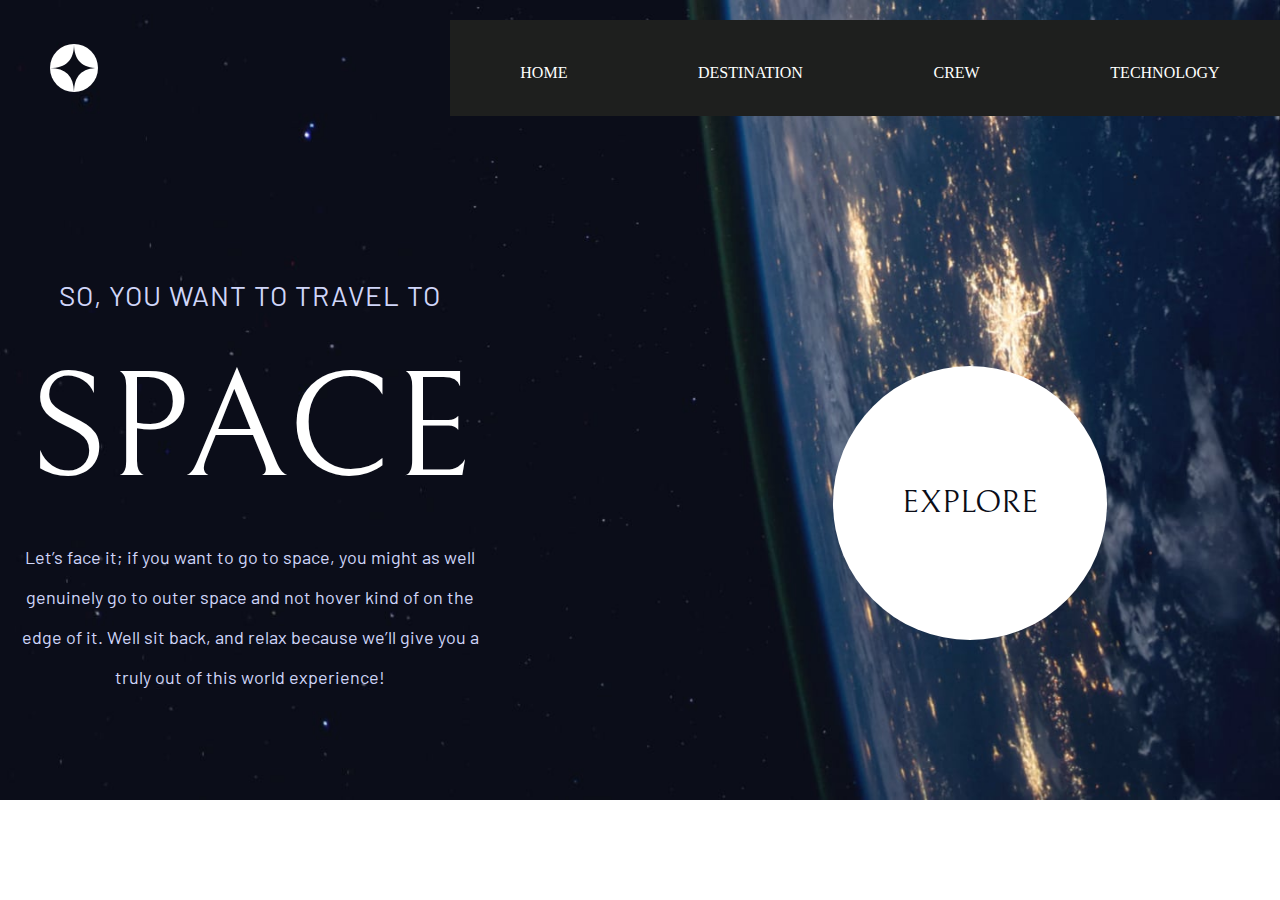
<file: index.html>
<!DOCTYPE html>
<html lang="en">
  <head>
    <title>Home</title>
    <meta charset="utf-8" />
    <meta name="viewport" content="width=device-width, initial-scale=1" />
    <link rel="stylesheet" href="CSS/style.css" />
  </head>

  <body>
    <div class="container-home">
      <!--Header-->
      <nav class="nav-header">
        <div class="logo">
          <a href="index.html">
            <img src="Assets/shared/logo.svg" alt="logo" />
          </a>
        </div>
        <ul class="mobile-ul">
          <li><a href="index.html">HOME</a></li>
          <li><a href="Webpages/destination-a.html">DESTINATION</a></li>
          <li><a href="Webpages/crew-a.html">CREW</a></li>
          <li><a href="Webpages/technology-a.html">TECHNOLOGY</a></li>
        </ul>
        <div class="hamburger">
          <button>
            <img src="Assets/shared/icon-hamburger.svg" alt="hamburger" />
          </button>
        </div>
        <ul class="desktop-ul">
          <li><a href="index.html">HOME</a></li>
          <li><a href="Webpages/destination-a.html">DESTINATION</a></li>
          <li><a href="Webpages/crew-a.html">CREW</a></li>
          <li><a href="Webpages/technology-a.html">TECHNOLOGY</a></li>
        </ul>
      </nav>
      <!--Header-->

      <!--Content-->
      <div class="content">
        <div class="content-main">
          <h2 class="h2-home">SO, YOU WANT TO TRAVEL TO</h2>
          <h3 class="h3-home">SPACE</h3>
          <p>
            Let’s face it; if you want to go to space, you might as well
            genuinely go to outer space and not hover kind of on the edge of it.
            Well sit back, and relax because we’ll give you a truly out of this
            world experience!
          </p>
        </div>
        <div class="explore">
          <div>
            <h2>EXPLORE</h2>
          </div>
          
        </div>
      </div>
      <!--Content-->

      <!--Footer-->
      <!--Footer-->
    </div>
  </body>
</html>
</file>
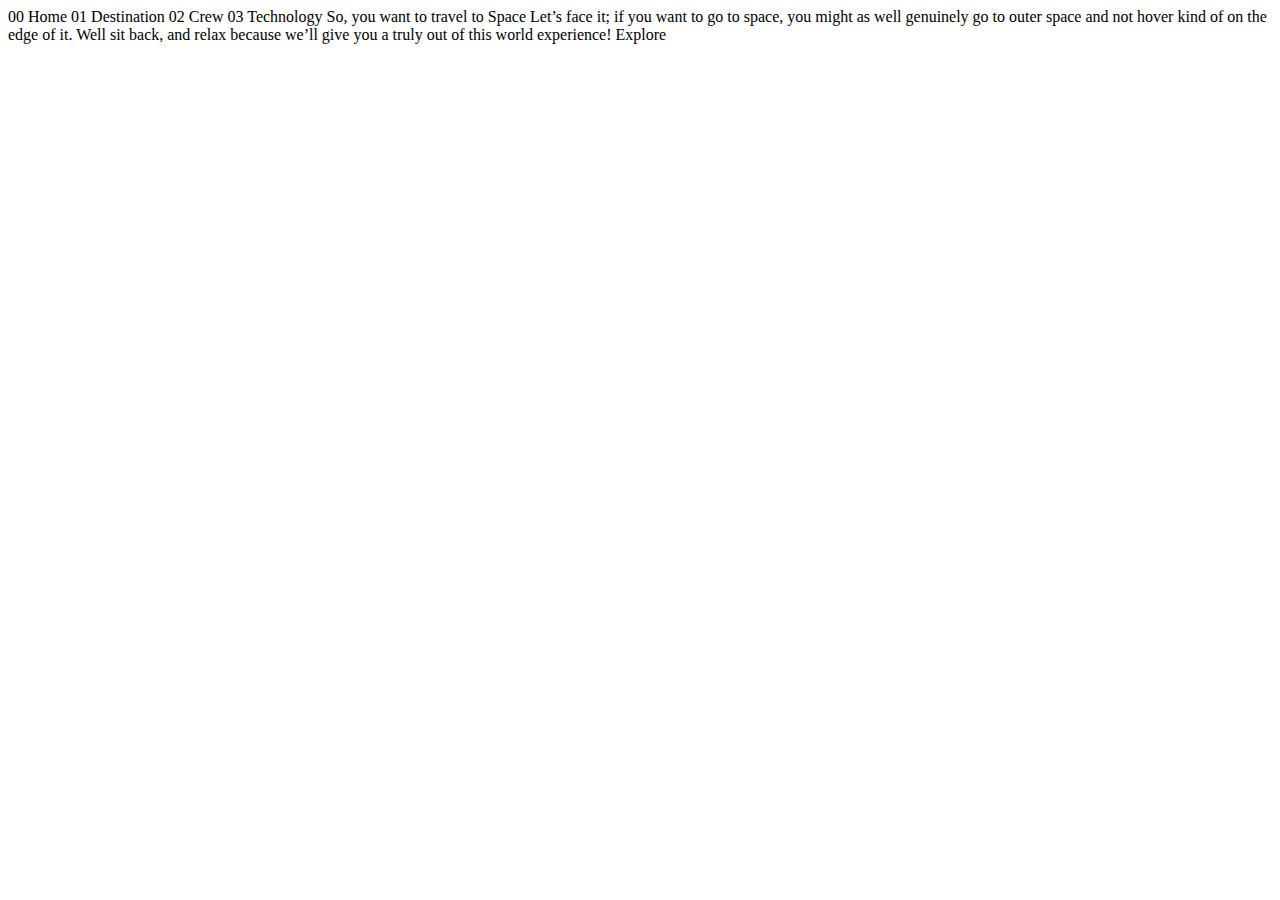
<file: Assets/space-tourism-website-main/space-tourism-website-main/starter-code/index.html>
<!DOCTYPE html>
<html lang="en">
<head>
  <meta charset="UTF-8">
  <meta name="viewport" content="width=device-width, initial-scale=1.0">

  <link rel="icon" type="image/png" sizes="32x32" href="./assets/favicon-32x32.png">
  
  <title>Frontend Mentor | Space tourism website</title>
</head>
<body>

  00 Home
  01 Destination
  02 Crew
  03 Technology

  So, you want to travel to
  Space
  Let’s face it; if you want to go to space, you might as well genuinely go to 
  outer space and not hover kind of on the edge of it. Well sit back, and relax 
  because we’ll give you a truly out of this world experience!

  Explore

</body>
</html>
</file>
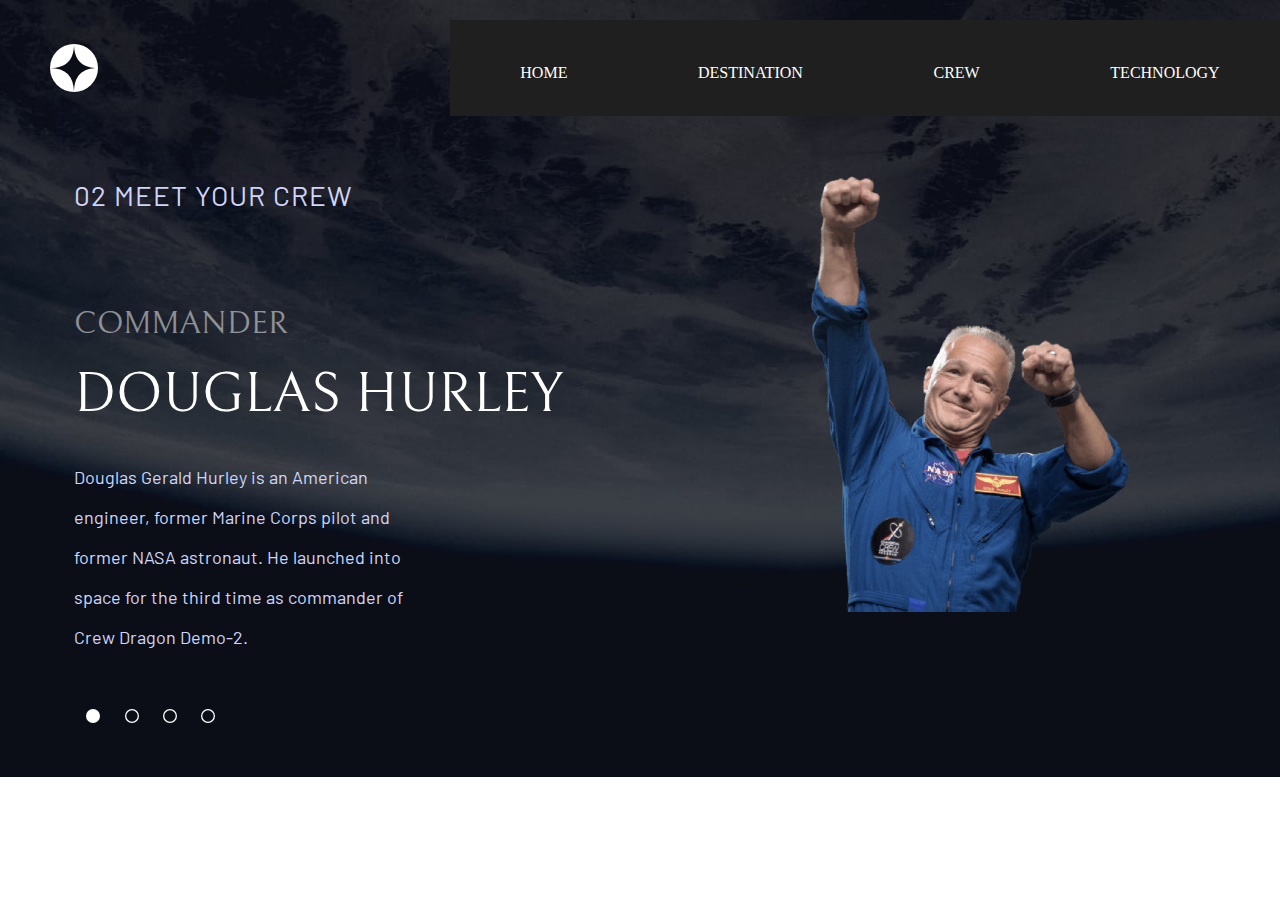
<file: Webpages/crew-a.html>
<!DOCTYPE html>
<html lang="en">
  <head>
    <title>Crew A</title>
    <meta charset="utf-8" />
    <meta name="viewport" content="width=device-width, initial-scale=1" />
    <link rel="stylesheet" href="../CSS/style.css" />
  </head>

  <body>
    <div class="container-crew">
      <!--Header-->
      <nav class="nav-header">
        <div class="logo">
          <a href="../index.html">
            <img src="../Assets/shared/logo.svg" alt="logo" />
          </a>
        </div>
        <ul class="mobile-ul">
          <li><a href="index.html">HOME</a></li>
          <li class="active">
            <a href="../Webpages/destination-a.html">DESTINATION</a>
          </li>
          <li><a href="../Webpages/crew-a.html">CREW</a></li>
          <li><a href="../Webpages/technology-a.html">TECHNOLOGY</a></li>
        </ul>
        <div class="hamburger">
          <button>
            <img src="../Assets/shared/icon-hamburger.svg" alt="hamburger" />
          </button>
        </div>
        <ul class="desktop-ul">
          <li><a href="../index.html">HOME</a></li>
          <li><a href="../Webpages/destination-a.html">DESTINATION</a></li>
          <li><a href="../Webpages/crew-a.html">CREW</a></li>
          <li><a href="../Webpages/technology-a.html">TECHNOLOGY</a></li>
        </ul>
      </nav>
      <!--Header-->

      <!--Content-->
      <div class="content-destination crew-mobile">
        <div class="destination-main">
          <h2 class="h3-destination">02 MEET YOUR CREW</h2>
          <div class="crew-img">
            <img src="../Assets/crew/image-douglas-hurley.png" alt="Douglas Hurley" />
          </div>
        </div>
        <hr class="line-crew"/>            

        <div class="crew-sub">
          <ul>
            <li><a href="../Webpages/crew-a.html"><svg xmlns="http://www.w3.org/2000/svg" height="0.875em" viewBox="0 0 512 512"><!--! Font Awesome Free 6.4.2 by @fontawesome - https://fontawesome.com License - https://fontawesome.com/license (Commercial License) Copyright 2023 Fonticons, Inc. --><style>svg{fill:#ffffff}</style><path d="M256 512A256 256 0 1 0 256 0a256 256 0 1 0 0 512z"/></svg></a></li>
            <li><a href="../Webpages/crew-b.html"><svg xmlns="http://www.w3.org/2000/svg" height="0.875em" viewBox="0 0 512 512"><!--! Font Awesome Free 6.4.2 by @fontawesome - https://fontawesome.com License - https://fontawesome.com/license (Commercial License) Copyright 2023 Fonticons, Inc. --><style>svg{fill:#ffffff}</style><path d="M464 256A208 208 0 1 0 48 256a208 208 0 1 0 416 0zM0 256a256 256 0 1 1 512 0A256 256 0 1 1 0 256z"/></svg></a></li>
            <li><a href="../Webpages/crew-c.html"><svg xmlns="http://www.w3.org/2000/svg" height="0.875em" viewBox="0 0 512 512"><!--! Font Awesome Free 6.4.2 by @fontawesome - https://fontawesome.com License - https://fontawesome.com/license (Commercial License) Copyright 2023 Fonticons, Inc. --><style>svg{fill:#ffffff}</style><path d="M464 256A208 208 0 1 0 48 256a208 208 0 1 0 416 0zM0 256a256 256 0 1 1 512 0A256 256 0 1 1 0 256z"/></svg></a></li>
            <li><a href="../Webpages/crew-d.html"><svg xmlns="http://www.w3.org/2000/svg" height="0.875em" viewBox="0 0 512 512"><!--! Font Awesome Free 6.4.2 by @fontawesome - https://fontawesome.com License - https://fontawesome.com/license (Commercial License) Copyright 2023 Fonticons, Inc. --><style>svg{fill:#ffffff}</style><path d="M464 256A208 208 0 1 0 48 256a208 208 0 1 0 416 0zM0 256a256 256 0 1 1 512 0A256 256 0 1 1 0 256z"/></svg></a></li>
          </ul>
          <h3 class="h3-rank">COMMANDER</h2>
          <h3 class="h3-name">DOUGLAS HURLEY</h2>

          <p class="destination-p1">
            Douglas Gerald Hurley is an American engineer, former Marine Corps pilot and former NASA astronaut. He launched into space for the third time as commander of Crew Dragon Demo-2.
          </p>
          
          
        </div>
        <br><br>
      </div>

      <div class="content-destination crew-desktop">
        <div class="crew-sub">
          <h2 class="h3-crew">02 MEET YOUR CREW</h2>
          <h3 class="h3-rank">COMMANDER</h2>
          <h3 class="h3-name">DOUGLAS HURLEY</h2>
          <p class="crew-p1">
            Douglas Gerald Hurley is an American engineer, former Marine Corps pilot and former NASA astronaut. He launched into space for the third time as commander of Crew Dragon Demo-2.
          </p>
          <ul>
            <li><a href="../Webpages/crew-a.html"><svg xmlns="http://www.w3.org/2000/svg" height="0.875em" viewBox="0 0 512 512"><!--! Font Awesome Free 6.4.2 by @fontawesome - https://fontawesome.com License - https://fontawesome.com/license (Commercial License) Copyright 2023 Fonticons, Inc. --><style>svg{fill:#ffffff}</style><path d="M256 512A256 256 0 1 0 256 0a256 256 0 1 0 0 512z"/></svg></a></li>
            <li><a href="../Webpages/crew-b.html"><svg xmlns="http://www.w3.org/2000/svg" height="0.875em" viewBox="0 0 512 512"><!--! Font Awesome Free 6.4.2 by @fontawesome - https://fontawesome.com License - https://fontawesome.com/license (Commercial License) Copyright 2023 Fonticons, Inc. --><style>svg{fill:#ffffff}</style><path d="M464 256A208 208 0 1 0 48 256a208 208 0 1 0 416 0zM0 256a256 256 0 1 1 512 0A256 256 0 1 1 0 256z"/></svg></a></li>
            <li><a href="../Webpages/crew-c.html"><svg xmlns="http://www.w3.org/2000/svg" height="0.875em" viewBox="0 0 512 512"><!--! Font Awesome Free 6.4.2 by @fontawesome - https://fontawesome.com License - https://fontawesome.com/license (Commercial License) Copyright 2023 Fonticons, Inc. --><style>svg{fill:#ffffff}</style><path d="M464 256A208 208 0 1 0 48 256a208 208 0 1 0 416 0zM0 256a256 256 0 1 1 512 0A256 256 0 1 1 0 256z"/></svg></a></li>
            <li><a href="../Webpages/crew-d.html"><svg xmlns="http://www.w3.org/2000/svg" height="0.875em" viewBox="0 0 512 512"><!--! Font Awesome Free 6.4.2 by @fontawesome - https://fontawesome.com License - https://fontawesome.com/license (Commercial License) Copyright 2023 Fonticons, Inc. --><style>svg{fill:#ffffff}</style><path d="M464 256A208 208 0 1 0 48 256a208 208 0 1 0 416 0zM0 256a256 256 0 1 1 512 0A256 256 0 1 1 0 256z"/></svg></a></li>
          </ul>
          
          
        </div>
        <div class="destination-main">
          <div class="crew-img">
            <img src="../Assets/crew/image-douglas-hurley.png" alt="Douglas Hurley" />
          </div>
        </div>
      </div>
      
      <!--Content-->

      <!--Footer-->
      <!--Footer-->
    </div>

  </body>
</html>
</file>
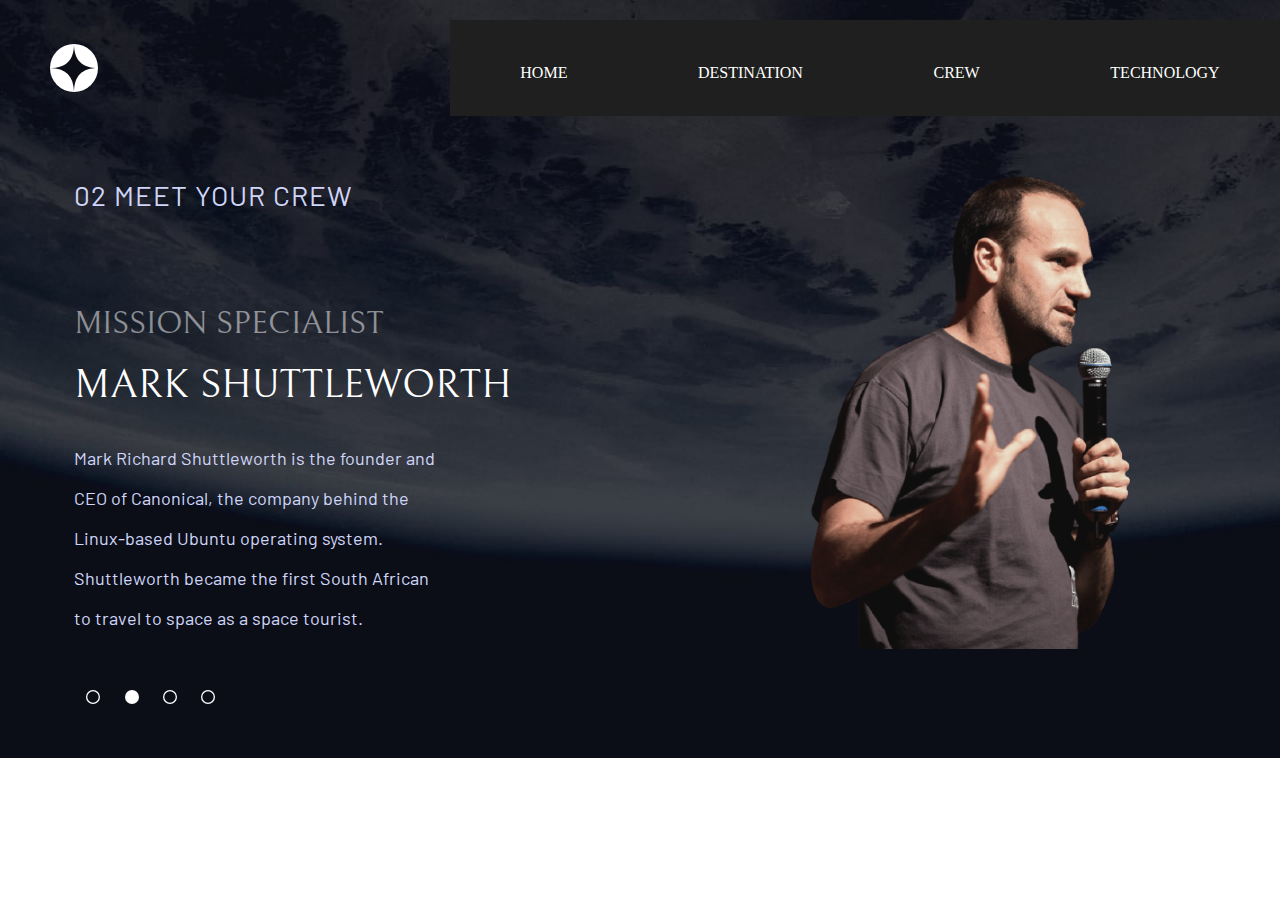
<file: Webpages/crew-b.html>
<!DOCTYPE html>
<html lang="en">
  <head>
    <title>Crew B</title>
    <meta charset="utf-8" />
    <meta name="viewport" content="width=device-width, initial-scale=1" />
    <link rel="stylesheet" href="../CSS/style.css" />
  </head>

  <body>
    <div class="container-crew">
      <!--Header-->
      <nav class="nav-header">
        <div class="logo">
          <a href="../index.html">
            <img src="../Assets/shared/logo.svg" alt="logo" />
          </a>
        </div>
        <ul class="mobile-ul">
          <li><a href="index.html">HOME</a></li>
          <li class="active">
            <a href="../Webpages/destination-a.html">DESTINATION</a>
          </li>
          <li><a href="../Webpages/crew-a.html">CREW</a></li>
          <li><a href="../Webpages/technology-a.html">TECHNOLOGY</a></li>
        </ul>
        <div class="hamburger">
          <button>
            <img src="../Assets/shared/icon-hamburger.svg" alt="hamburger" />
          </button>
        </div>
        <ul class="desktop-ul">
          <li><a href="../index.html">HOME</a></li>
          <li><a href="../Webpages/destination-a.html">DESTINATION</a></li>
          <li><a href="../Webpages/crew-a.html">CREW</a></li>
          <li><a href="../Webpages/technology-a.html">TECHNOLOGY</a></li>
        </ul>
      </nav>
      <!--Header-->

      <!--Content-->
      <div class="content-destination crew-mobile">
        <div class="destination-main">
          <h2 class="h3-destination">02 MEET YOUR CREW</h2>
          <div class="crew-img">
            <img src="../Assets/crew/image-mark-shuttleworth.png" alt="Mark Shuttleworth" />
          </div>
        </div>
        <hr class="line-crew"/>            

        <div class="crew-sub">
          <ul>
            <li><a href="../Webpages/crew-a.html"></a><svg xmlns="http://www.w3.org/2000/svg" height="0.875em" viewBox="0 0 512 512"><!--! Font Awesome Free 6.4.2 by @fontawesome - https://fontawesome.com License - https://fontawesome.com/license (Commercial License) Copyright 2023 Fonticons, Inc. --><style>svg{fill:#ffffff}</style><path d="M464 256A208 208 0 1 0 48 256a208 208 0 1 0 416 0zM0 256a256 256 0 1 1 512 0A256 256 0 1 1 0 256z"/></svg></li>
            <li><a href="../Webpages/crew-b.html"><svg xmlns="http://www.w3.org/2000/svg" height="0.875em" viewBox="0 0 512 512"><!--! Font Awesome Free 6.4.2 by @fontawesome - https://fontawesome.com License - https://fontawesome.com/license (Commercial License) Copyright 2023 Fonticons, Inc. --><style>svg{fill:#ffffff}</style><path d="M256 512A256 256 0 1 0 256 0a256 256 0 1 0 0 512z"/></svg></a></li>
            <li><a href="../Webpages/crew-c.html"><svg xmlns="http://www.w3.org/2000/svg" height="0.875em" viewBox="0 0 512 512"><!--! Font Awesome Free 6.4.2 by @fontawesome - https://fontawesome.com License - https://fontawesome.com/license (Commercial License) Copyright 2023 Fonticons, Inc. --><style>svg{fill:#ffffff}</style><path d="M464 256A208 208 0 1 0 48 256a208 208 0 1 0 416 0zM0 256a256 256 0 1 1 512 0A256 256 0 1 1 0 256z"/></svg></a></li>
            <li><a href="../Webpages/crew-d.html"><svg xmlns="http://www.w3.org/2000/svg" height="0.875em" viewBox="0 0 512 512"><!--! Font Awesome Free 6.4.2 by @fontawesome - https://fontawesome.com License - https://fontawesome.com/license (Commercial License) Copyright 2023 Fonticons, Inc. --><style>svg{fill:#ffffff}</style><path d="M464 256A208 208 0 1 0 48 256a208 208 0 1 0 416 0zM0 256a256 256 0 1 1 512 0A256 256 0 1 1 0 256z"/></svg></a></li>
          </ul>
          <h3 class="h3-rank">MISSION SPECIALIST </h2>
          <h3 class="h3-name">MARK SHUTTLEWORTH</h2>

          <p class="destination-p1">
            Mark Richard Shuttleworth is the founder and CEO of Canonical, the company behind the Linux-based Ubuntu operating system. Shuttleworth became the first South African to travel to space as a space tourist.
          </p>
          
        </div>
        <br><br>
      </div>

      <div class="content-destination crew-desktop">
        <div class="crew-sub">
          <h2 class="h3-crew">02 MEET YOUR CREW</h2>
          <h3 class="h3-rank">MISSION SPECIALIST </h2>
          <h3 class="h3-name"  style="font-size: 40px;">MARK SHUTTLEWORTH</h2>
          <p class="crew-p1">
            Mark Richard Shuttleworth is the founder and CEO of Canonical, the company behind the Linux-based Ubuntu operating system. Shuttleworth became the first South African to travel to space as a space tourist.
          </p>
          <ul>
            <li><a href="../Webpages/crew-a.html"></a><svg xmlns="http://www.w3.org/2000/svg" height="0.875em" viewBox="0 0 512 512"><!--! Font Awesome Free 6.4.2 by @fontawesome - https://fontawesome.com License - https://fontawesome.com/license (Commercial License) Copyright 2023 Fonticons, Inc. --><style>svg{fill:#ffffff}</style><path d="M464 256A208 208 0 1 0 48 256a208 208 0 1 0 416 0zM0 256a256 256 0 1 1 512 0A256 256 0 1 1 0 256z"/></svg></li>
            <li><a href="../Webpages/crew-b.html"><svg xmlns="http://www.w3.org/2000/svg" height="0.875em" viewBox="0 0 512 512"><!--! Font Awesome Free 6.4.2 by @fontawesome - https://fontawesome.com License - https://fontawesome.com/license (Commercial License) Copyright 2023 Fonticons, Inc. --><style>svg{fill:#ffffff}</style><path d="M256 512A256 256 0 1 0 256 0a256 256 0 1 0 0 512z"/></svg></a></li>
            <li><a href="../Webpages/crew-c.html"><svg xmlns="http://www.w3.org/2000/svg" height="0.875em" viewBox="0 0 512 512"><!--! Font Awesome Free 6.4.2 by @fontawesome - https://fontawesome.com License - https://fontawesome.com/license (Commercial License) Copyright 2023 Fonticons, Inc. --><style>svg{fill:#ffffff}</style><path d="M464 256A208 208 0 1 0 48 256a208 208 0 1 0 416 0zM0 256a256 256 0 1 1 512 0A256 256 0 1 1 0 256z"/></svg></a></li>
            <li><a href="../Webpages/crew-d.html"><svg xmlns="http://www.w3.org/2000/svg" height="0.875em" viewBox="0 0 512 512"><!--! Font Awesome Free 6.4.2 by @fontawesome - https://fontawesome.com License - https://fontawesome.com/license (Commercial License) Copyright 2023 Fonticons, Inc. --><style>svg{fill:#ffffff}</style><path d="M464 256A208 208 0 1 0 48 256a208 208 0 1 0 416 0zM0 256a256 256 0 1 1 512 0A256 256 0 1 1 0 256z"/></svg></a></li>
          </ul>
          
          
        </div>
        <div class="destination-main">
          <div class="crew-img">
            <img src="../Assets/crew/image-mark-shuttleworth.png" alt="Mark Shuttleworth" />
          </div>
        </div>
      </div>
      
      <!--Content-->

      <!--Footer-->
      <!--Footer-->
    </div>

  </body>
</html>
</file>
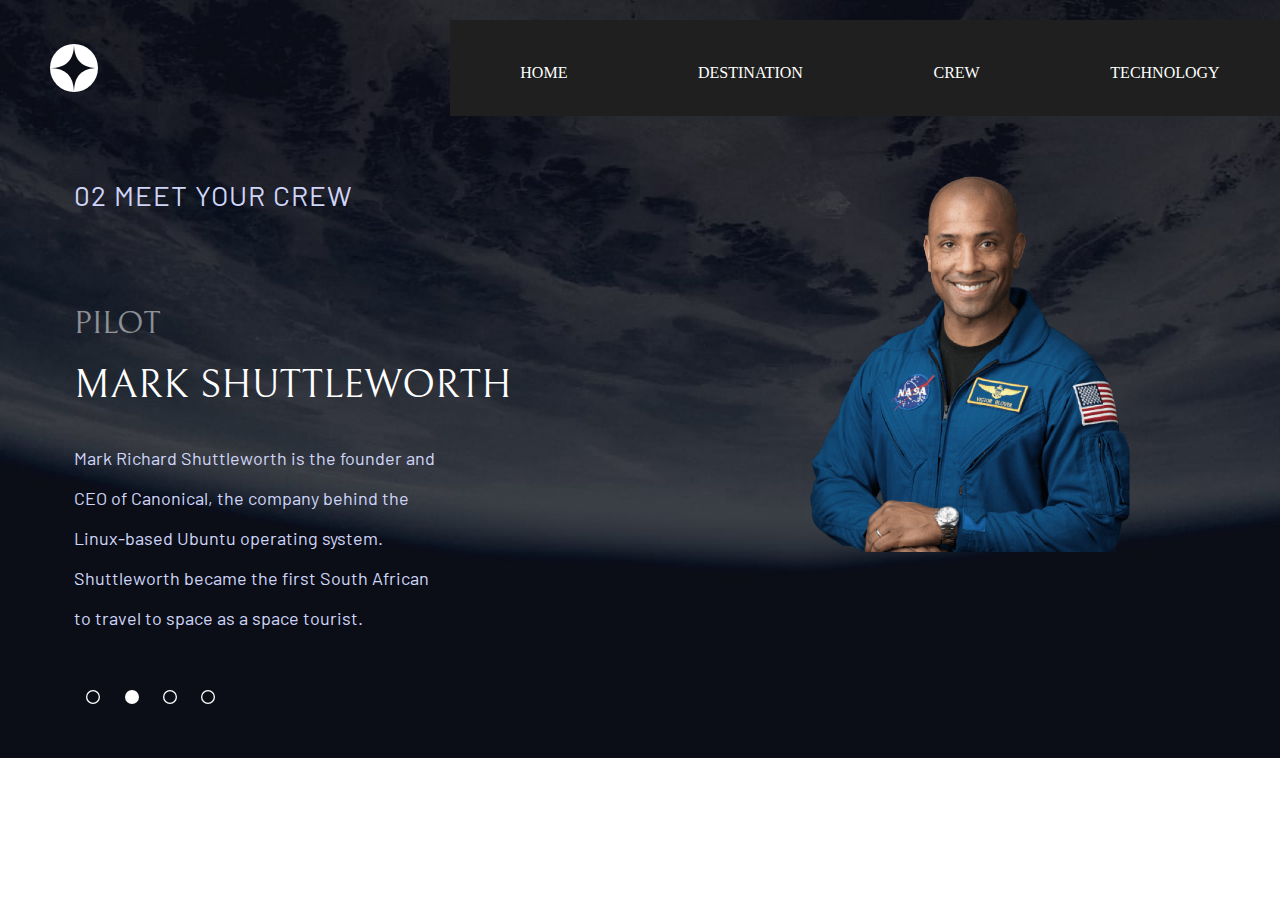
<file: Webpages/crew-c.html>
<!DOCTYPE html>
<html lang="en">
  <head>
    <title>Crew C</title>
    <meta charset="utf-8" />
    <meta name="viewport" content="width=device-width, initial-scale=1" />
    <link rel="stylesheet" href="../CSS/style.css" />
  </head>

  <body>
    <div class="container-crew">
      <!--Header-->
      <nav class="nav-header">
        <div class="logo">
          <a href="../index.html">
            <img src="../Assets/shared/logo.svg" alt="logo" />
          </a>
        </div>
        <ul class="mobile-ul">
          <li><a href="index.html">HOME</a></li>
          <li class="active">
            <a href="../Webpages/destination-a.html">DESTINATION</a>
          </li>
          <li><a href="../Webpages/crew-a.html">CREW</a></li>
          <li><a href="../Webpages/technology-a.html">TECHNOLOGY</a></li>
        </ul>
        <div class="hamburger">
          <button>
            <img src="../Assets/shared/icon-hamburger.svg" alt="hamburger" />
          </button>
        </div>
        <ul class="desktop-ul">
          <li><a href="../index.html">HOME</a></li>
          <li><a href="../Webpages/destination-a.html">DESTINATION</a></li>
          <li><a href="../Webpages/crew-a.html">CREW</a></li>
          <li><a href="../Webpages/technology-a.html">TECHNOLOGY</a></li>
        </ul>
      </nav>
      <!--Header-->

      <!--Content-->
      <div class="content-destination crew-mobile">
        <div class="destination-main">
          <h2 class="h3-destination">02 MEET YOUR CREW</h2>
          <div class="crew-img">
            <img src="../Assets/crew/image-victor-glover.png" alt="Victor glover" />
          </div>
        </div>
        <hr class="line-crew"/>            

        <div class="crew-sub">
          <ul>
            <li><a href="../Webpages/crew-a.html"></a><svg xmlns="http://www.w3.org/2000/svg" height="0.875em" viewBox="0 0 512 512"><!--! Font Awesome Free 6.4.2 by @fontawesome - https://fontawesome.com License - https://fontawesome.com/license (Commercial License) Copyright 2023 Fonticons, Inc. --><style>svg{fill:#ffffff}</style><path d="M464 256A208 208 0 1 0 48 256a208 208 0 1 0 416 0zM0 256a256 256 0 1 1 512 0A256 256 0 1 1 0 256z"/></svg></li>
            <li><a href="../Webpages/crew-b.html"><svg xmlns="http://www.w3.org/2000/svg" height="0.875em" viewBox="0 0 512 512"><!--! Font Awesome Free 6.4.2 by @fontawesome - https://fontawesome.com License - https://fontawesome.com/license (Commercial License) Copyright 2023 Fonticons, Inc. --><style>svg{fill:#ffffff}</style><path d="M464 256A208 208 0 1 0 48 256a208 208 0 1 0 416 0zM0 256a256 256 0 1 1 512 0A256 256 0 1 1 0 256z"/></svg></a></li>
            <li><a href="../Webpages/crew-c.html"><svg xmlns="http://www.w3.org/2000/svg" height="0.875em" viewBox="0 0 512 512"><!--! Font Awesome Free 6.4.2 by @fontawesome - https://fontawesome.com License - https://fontawesome.com/license (Commercial License) Copyright 2023 Fonticons, Inc. --><style>svg{fill:#ffffff}</style><path d="M256 512A256 256 0 1 0 256 0a256 256 0 1 0 0 512z"/></svg></a></li>
            <li><a href="../Webpages/crew-d.html"><svg xmlns="http://www.w3.org/2000/svg" height="0.875em" viewBox="0 0 512 512"><!--! Font Awesome Free 6.4.2 by @fontawesome - https://fontawesome.com License - https://fontawesome.com/license (Commercial License) Copyright 2023 Fonticons, Inc. --><style>svg{fill:#ffffff}</style><path d="M464 256A208 208 0 1 0 48 256a208 208 0 1 0 416 0zM0 256a256 256 0 1 1 512 0A256 256 0 1 1 0 256z"/></svg></a></li>
          </ul>
          <h3 class="h3-rank">PILOT</h2>
          <h3 class="h3-name">VICTOR GLOVER</h2>

          <p class="destination-p1">
            Pilot on the first operational flight of the SpaceX Crew Dragon to the International Space Station. Glover is a commander in the U.S. Navy where he pilots an F/A-18.He was a crew member of Expedition 64, and served as a station systems flight engineer. 
          </p>
          
        </div>
        <br><br>
      </div>

      <div class="content-destination crew-desktop">
        <div class="crew-sub">
          <h2 class="h3-crew">02 MEET YOUR CREW</h2>
          <h3 class="h3-rank">PILOT</h2>
          <h3 class="h3-name"  style="font-size: 40px;">MARK SHUTTLEWORTH</h2>
          <p class="crew-p1">
            Mark Richard Shuttleworth is the founder and CEO of Canonical, the company behind the Linux-based Ubuntu operating system. Shuttleworth became the first South African to travel to space as a space tourist.
          </p>
          <ul>
            <li><a href="../Webpages/crew-a.html"></a><svg xmlns="http://www.w3.org/2000/svg" height="0.875em" viewBox="0 0 512 512"><!--! Font Awesome Free 6.4.2 by @fontawesome - https://fontawesome.com License - https://fontawesome.com/license (Commercial License) Copyright 2023 Fonticons, Inc. --><style>svg{fill:#ffffff}</style><path d="M464 256A208 208 0 1 0 48 256a208 208 0 1 0 416 0zM0 256a256 256 0 1 1 512 0A256 256 0 1 1 0 256z"/></svg></li>
            <li><a href="../Webpages/crew-b.html"><svg xmlns="http://www.w3.org/2000/svg" height="0.875em" viewBox="0 0 512 512"><!--! Font Awesome Free 6.4.2 by @fontawesome - https://fontawesome.com License - https://fontawesome.com/license (Commercial License) Copyright 2023 Fonticons, Inc. --><style>svg{fill:#ffffff}</style><path d="M256 512A256 256 0 1 0 256 0a256 256 0 1 0 0 512z"/></svg></a></li>
            <li><a href="../Webpages/crew-c.html"><svg xmlns="http://www.w3.org/2000/svg" height="0.875em" viewBox="0 0 512 512"><!--! Font Awesome Free 6.4.2 by @fontawesome - https://fontawesome.com License - https://fontawesome.com/license (Commercial License) Copyright 2023 Fonticons, Inc. --><style>svg{fill:#ffffff}</style><path d="M464 256A208 208 0 1 0 48 256a208 208 0 1 0 416 0zM0 256a256 256 0 1 1 512 0A256 256 0 1 1 0 256z"/></svg></a></li>
            <li><a href="../Webpages/crew-d.html"><svg xmlns="http://www.w3.org/2000/svg" height="0.875em" viewBox="0 0 512 512"><!--! Font Awesome Free 6.4.2 by @fontawesome - https://fontawesome.com License - https://fontawesome.com/license (Commercial License) Copyright 2023 Fonticons, Inc. --><style>svg{fill:#ffffff}</style><path d="M464 256A208 208 0 1 0 48 256a208 208 0 1 0 416 0zM0 256a256 256 0 1 1 512 0A256 256 0 1 1 0 256z"/></svg></a></li>
          </ul>
          
          
        </div>
        <div class="destination-main">
          <div class="crew-img">
            <img src="../Assets/crew/image-victor-glover.png" alt="Victor glover" />
          </div>
        </div>
      </div>
      
      <!--Content-->

      <!--Footer-->
      <!--Footer-->
    </div>

  </body>
</html>
</file>
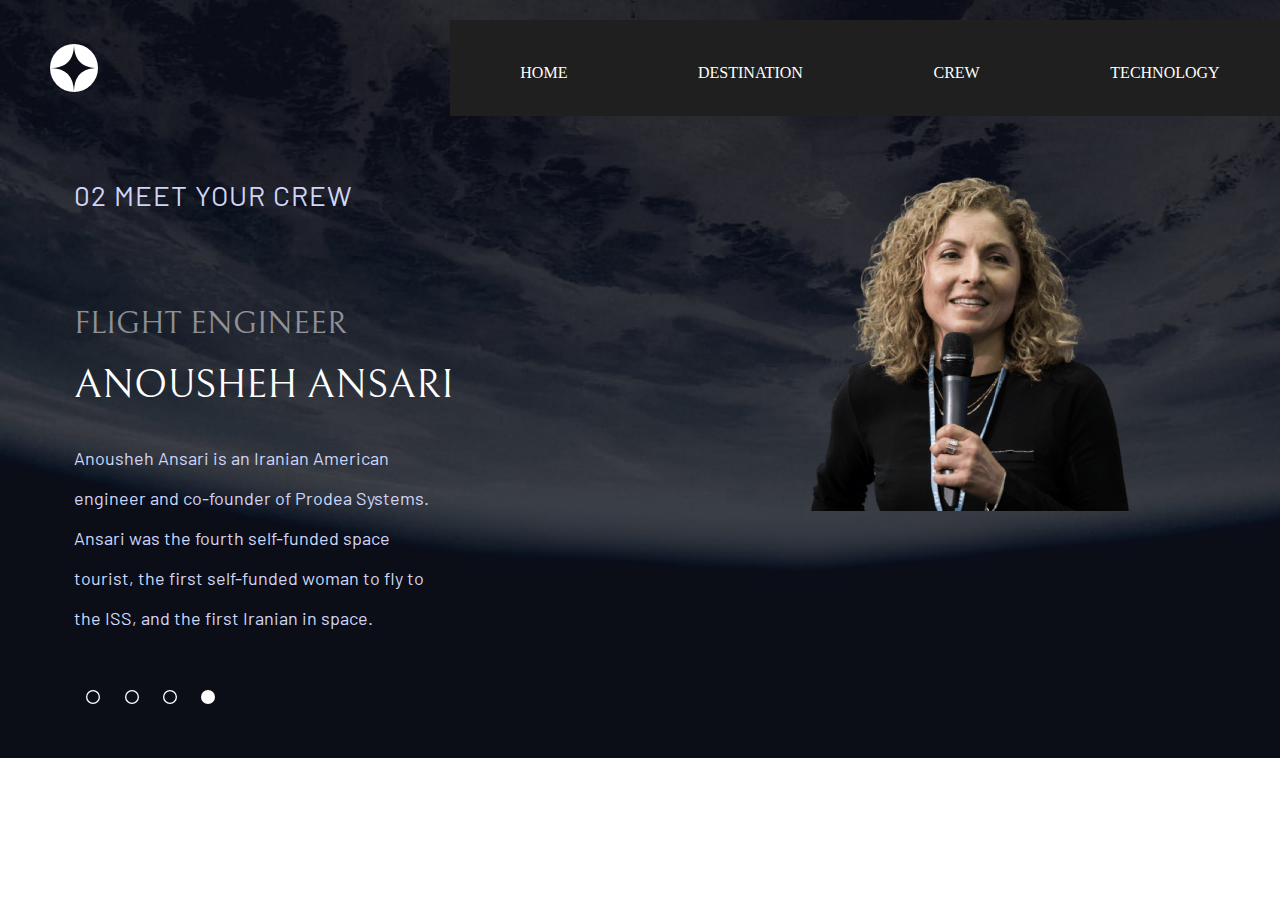
<file: Webpages/crew-d.html>
<!DOCTYPE html>
<html lang="en">

<head>
  <title>Crew D</title>
  <meta charset="utf-8" />
  <meta name="viewport" content="width=device-width, initial-scale=1" />
  <link rel="stylesheet" href="../CSS/style.css" />
</head>

<body>
  <div class="container-parent">
    <div class="container-crew">
      <!--Header-->
      <nav class="nav-header">
        <div class="logo">
          <a href="../index.html">
            <img src="../Assets/shared/logo.svg" alt="logo" />
          </a>
        </div>
        <ul class="mobile-ul">
          <li><a href="index.html">HOME</a></li>
          <li class="active">
            <a href="../Webpages/destination-a.html">DESTINATION</a>
          </li>
          <li><a href="../Webpages/crew-a.html">CREW</a></li>
          <li><a href="../Webpages/technology-a.html">TECHNOLOGY</a></li>
        </ul>
        <div class="hamburger">
          <button>
            <img src="../Assets/shared/icon-hamburger.svg" alt="hamburger" />
          </button>
        </div>
        <ul class="desktop-ul">
          <li><a href="../index.html">HOME</a></li>
          <li><a href="../Webpages/destination-a.html">DESTINATION</a></li>
          <li><a href="../Webpages/crew-a.html">CREW</a></li>
          <li><a href="../Webpages/technology-a.html">TECHNOLOGY</a></li>
        </ul>
      </nav>
      <!--Header-->

      <!--Content-->
      <div class="content-destination crew-mobile">
        <div class="destination-main">
          <h2 class="h3-destination">02 MEET YOUR CREW</h2>
          <div class="crew-img">
            <img src="../Assets/crew/image-anousheh-ansari.png" alt="ANOUSHEH ANSARI" />
          </div>
        </div>
        <hr class="line-crew" />

        <div class="crew-sub">
          <ul>
            <li><a href="../Webpages/crew-a.html"></a><svg xmlns="http://www.w3.org/2000/svg" height="0.875em"
                viewBox="0 0 512 512"><!--! Font Awesome Free 6.4.2 by @fontawesome - https://fontawesome.com License - https://fontawesome.com/license (Commercial License) Copyright 2023 Fonticons, Inc. -->
                <style>
                  svg {
                    fill: #ffffff
                  }
                </style>
                <path
                  d="M464 256A208 208 0 1 0 48 256a208 208 0 1 0 416 0zM0 256a256 256 0 1 1 512 0A256 256 0 1 1 0 256z" />
              </svg></li>
            <li><a href="../Webpages/crew-b.html"><svg xmlns="http://www.w3.org/2000/svg" height="0.875em"
                  viewBox="0 0 512 512"><!--! Font Awesome Free 6.4.2 by @fontawesome - https://fontawesome.com License - https://fontawesome.com/license (Commercial License) Copyright 2023 Fonticons, Inc. -->
                  <style>
                    svg {
                      fill: #ffffff
                    }
                  </style>
                  <path
                    d="M464 256A208 208 0 1 0 48 256a208 208 0 1 0 416 0zM0 256a256 256 0 1 1 512 0A256 256 0 1 1 0 256z" />
                </svg></a></li>
            <li><a href="../Webpages/crew-c.html"><svg xmlns="http://www.w3.org/2000/svg" height="0.875em"
                  viewBox="0 0 512 512"><!--! Font Awesome Free 6.4.2 by @fontawesome - https://fontawesome.com License - https://fontawesome.com/license (Commercial License) Copyright 2023 Fonticons, Inc. -->
                  <style>
                    svg {
                      fill: #ffffff
                    }
                  </style>
                  <path
                    d="M464 256A208 208 0 1 0 48 256a208 208 0 1 0 416 0zM0 256a256 256 0 1 1 512 0A256 256 0 1 1 0 256z" />
                </svg></a></li>
            <li><a href="../Webpages/crew-d.html"></a><svg xmlns="http://www.w3.org/2000/svg" height="0.875em"
                viewBox="0 0 512 512"><!--! Font Awesome Free 6.4.2 by @fontawesome - https://fontawesome.com License - https://fontawesome.com/license (Commercial License) Copyright 2023 Fonticons, Inc. -->
                <style>
                  svg {
                    fill: #ffffff
                  }
                </style>
                <path d="M256 512A256 256 0 1 0 256 0a256 256 0 1 0 0 512z" />
              </svg></li>
          </ul>
          <h3 class="h3-rank">FLIGHT ENGINEER</h2>
            <h3 class="h3-name">ANOUSHEH ANSARI</h2>

              <p class="destination-p1">
                Anousheh Ansari is an Iranian American engineer and co-founder of Prodea Systems. Ansari was the fourth
                self-funded space tourist, the first self-funded woman to fly to the ISS, and the first Iranian in
                space.
              </p>


        </div>
        <br><br>
      </div>

      <div class="content-destination crew-desktop">
        <div class="crew-sub">
          <h2 class="h3-crew">02 MEET YOUR CREW</h2>
          <h3 class="h3-rank">FLIGHT ENGINEER</h2>
            <h3 class="h3-name" style="font-size: 40px;">ANOUSHEH ANSARI</h2>
              <p class="crew-p1">
                Anousheh Ansari is an Iranian American engineer and co-founder of Prodea Systems. Ansari was the fourth
                self-funded space tourist, the first self-funded woman to fly to the ISS, and the first Iranian in
                space.
              </p>
              <ul>
                <li><a href="../Webpages/crew-a.html"></a><svg xmlns="http://www.w3.org/2000/svg" height="0.875em"
                    viewBox="0 0 512 512"><!--! Font Awesome Free 6.4.2 by @fontawesome - https://fontawesome.com License - https://fontawesome.com/license (Commercial License) Copyright 2023 Fonticons, Inc. -->
                    <style>
                      svg {
                        fill: #ffffff
                      }
                    </style>
                    <path
                      d="M464 256A208 208 0 1 0 48 256a208 208 0 1 0 416 0zM0 256a256 256 0 1 1 512 0A256 256 0 1 1 0 256z" />
                  </svg></li>
                <li><a href="../Webpages/crew-b.html"><svg xmlns="http://www.w3.org/2000/svg" height="0.875em"
                      viewBox="0 0 512 512"><!--! Font Awesome Free 6.4.2 by @fontawesome - https://fontawesome.com License - https://fontawesome.com/license (Commercial License) Copyright 2023 Fonticons, Inc. -->
                      <style>
                        svg {
                          fill: #ffffff
                        }
                      </style>
                      <path
                        d="M464 256A208 208 0 1 0 48 256a208 208 0 1 0 416 0zM0 256a256 256 0 1 1 512 0A256 256 0 1 1 0 256z" />
                    </svg></a></li>
                <li><a href="../Webpages/crew-c.html"><svg xmlns="http://www.w3.org/2000/svg" height="0.875em"
                      viewBox="0 0 512 512"><!--! Font Awesome Free 6.4.2 by @fontawesome - https://fontawesome.com License - https://fontawesome.com/license (Commercial License) Copyright 2023 Fonticons, Inc. -->
                      <style>
                        svg {
                          fill: #ffffff
                        }
                      </style>
                      <path
                        d="M464 256A208 208 0 1 0 48 256a208 208 0 1 0 416 0zM0 256a256 256 0 1 1 512 0A256 256 0 1 1 0 256z" />
                    </svg></a></li>
                <li><a href="../Webpages/crew-d.html"></a><svg xmlns="http://www.w3.org/2000/svg" height="0.875em"
                    viewBox="0 0 512 512"><!--! Font Awesome Free 6.4.2 by @fontawesome - https://fontawesome.com License - https://fontawesome.com/license (Commercial License) Copyright 2023 Fonticons, Inc. -->
                    <style>
                      svg {
                        fill: #ffffff
                      }
                    </style>
                    <path d="M256 512A256 256 0 1 0 256 0a256 256 0 1 0 0 512z" />
                  </svg></li>
              </ul>


        </div>
        <div class="destination-main">
          <div class="crew-img">
            <img src="../Assets/crew/image-anousheh-ansari.png" alt="ANOUSHEH ANSARI" />
          </div>
        </div>
      </div>

      <!--Content-->

      <!--Footer-->
      <!--Footer-->
    </div>
  </div>
</body>

</html>
</file>
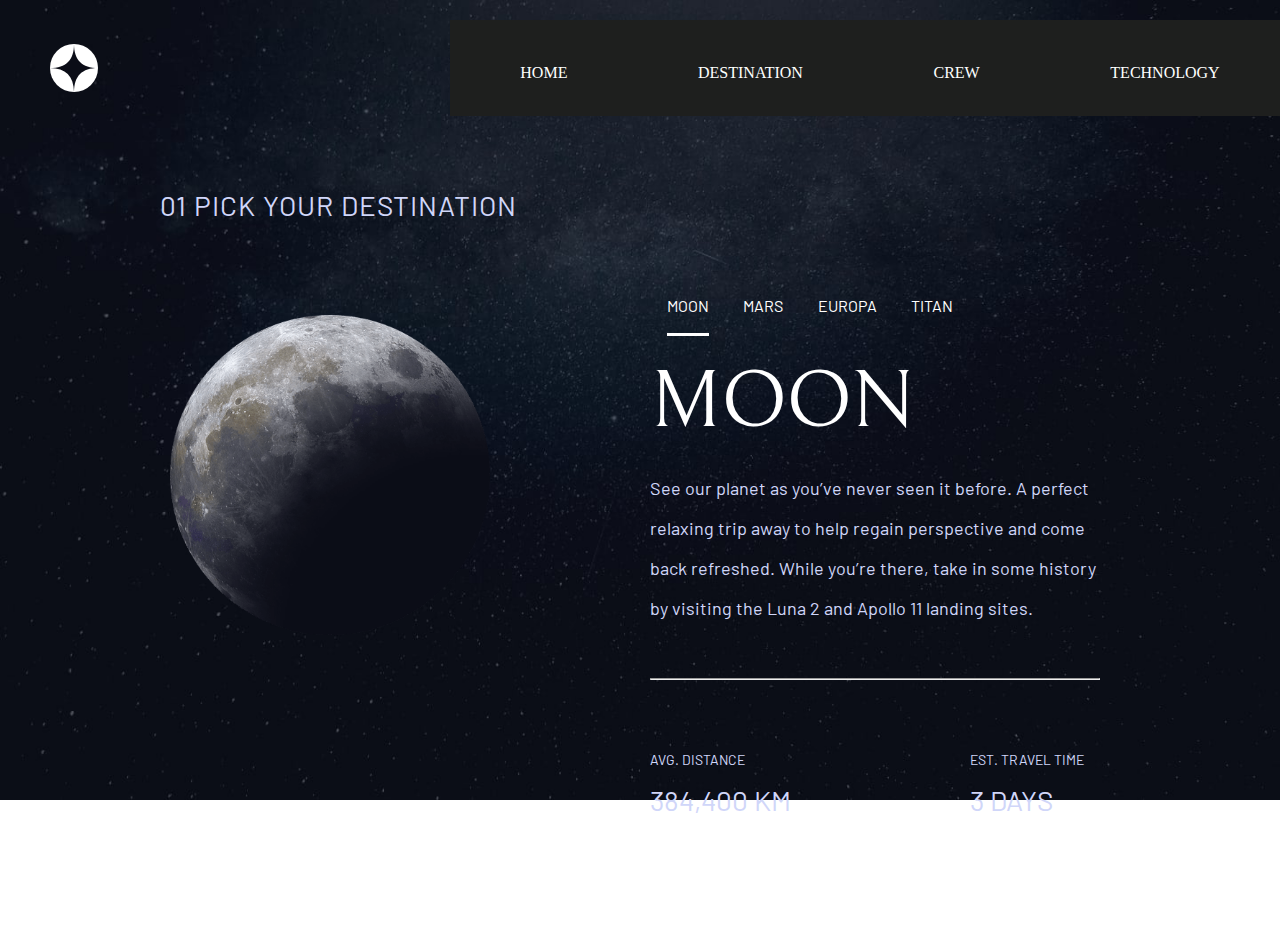
<file: Webpages/destination-a.html>
<!DOCTYPE html>
<html lang="en">
  <head>
    <title>Destination A</title>
    <meta charset="utf-8" />
    <meta name="viewport" content="width=device-width, initial-scale=1" />
    <link rel="stylesheet" href="../CSS/style.css" />
  </head>

  <body>
    <div class="container-destination">
      <!--Header-->
      <nav class="nav-header">
        <div class="logo">
          <a href="../index.html">
            <img src="../Assets/shared/logo.svg" alt="logo" />
          </a>
        </div>
        <ul class="mobile-ul">
          <li><a href="../index.html">HOME</a></li>
          <li class="active">
            <a href="../Webpages/destination-a.html">DESTINATION</a>
          </li>
          <li><a href="../Webpages/crew-a.html">CREW</a></li>
          <li><a href="../Webpages/technology-a.html">TECHNOLOGY</a></li>
        </ul>
        <div class="hamburger">
          <button>
            <img src="../Assets/shared/icon-hamburger.svg" alt="hamburger" />
          </button>
        </div>
        <ul class="desktop-ul">
          <li><a href="../index.html">HOME</a></li>
          <li><a href="../Webpages/destination-a.html">DESTINATION</a></li>
          <li><a href="../Webpages/crew-a.html">CREW</a></li>
          <li><a href="../Webpages/technology-a.html">TECHNOLOGY</a></li>
        </ul>
      </nav>
      <!--Header-->

      <!--Content-->
      <div class="content-destination">
        <div class="destination-main">
          <h2 class="h3-destination">01 PICK YOUR DESTINATION</h2>
          <div class="destination-img">
            <img src="../Assets/destination/image-moon.png" alt="Moon" />
          </div>
        </div>

        <div class="destination-sub">
          <ul>
            <li class="active"><a href="../Webpages/destination-a.html">MOON</a></li>
            <li><a href="../Webpages/destination-b.html">MARS</a></li>
            <li><a href="../Webpages/destination-c.html">EUROPA</a></li>
            <li><a href="../Webpages/destination-d.html">TITAN</a></li>
          </ul>

          <h2 class="h2-destination">MOON</h2>
          <p class="destination-p1">
            See our planet as you’ve never seen it before. A perfect relaxing
            trip away to help regain perspective and come back refreshed. While
            you’re there, take in some history by visiting the Luna 2 and Apollo
            11 landing sites.
          </p>
          <hr />
          <div class="destination-grid">
            <div>
              <p class="p-destination">
                AVG. DISTANCE <br />
                <span class="span-destination"> 384,400 KM </span>
              </p>
            </div>
            <div>
              <p class="p-destination">
                EST. TRAVEL TIME<br />
                <span class="span-destination"> 3 DAYS </span>
              </p>
            </div>
          </div>
          
        </div>
      </div>
      <br><br>
      <!--Content-->

      <!--Footer-->
      <!--Footer-->
    </div>
  </body>
</html>
</file>
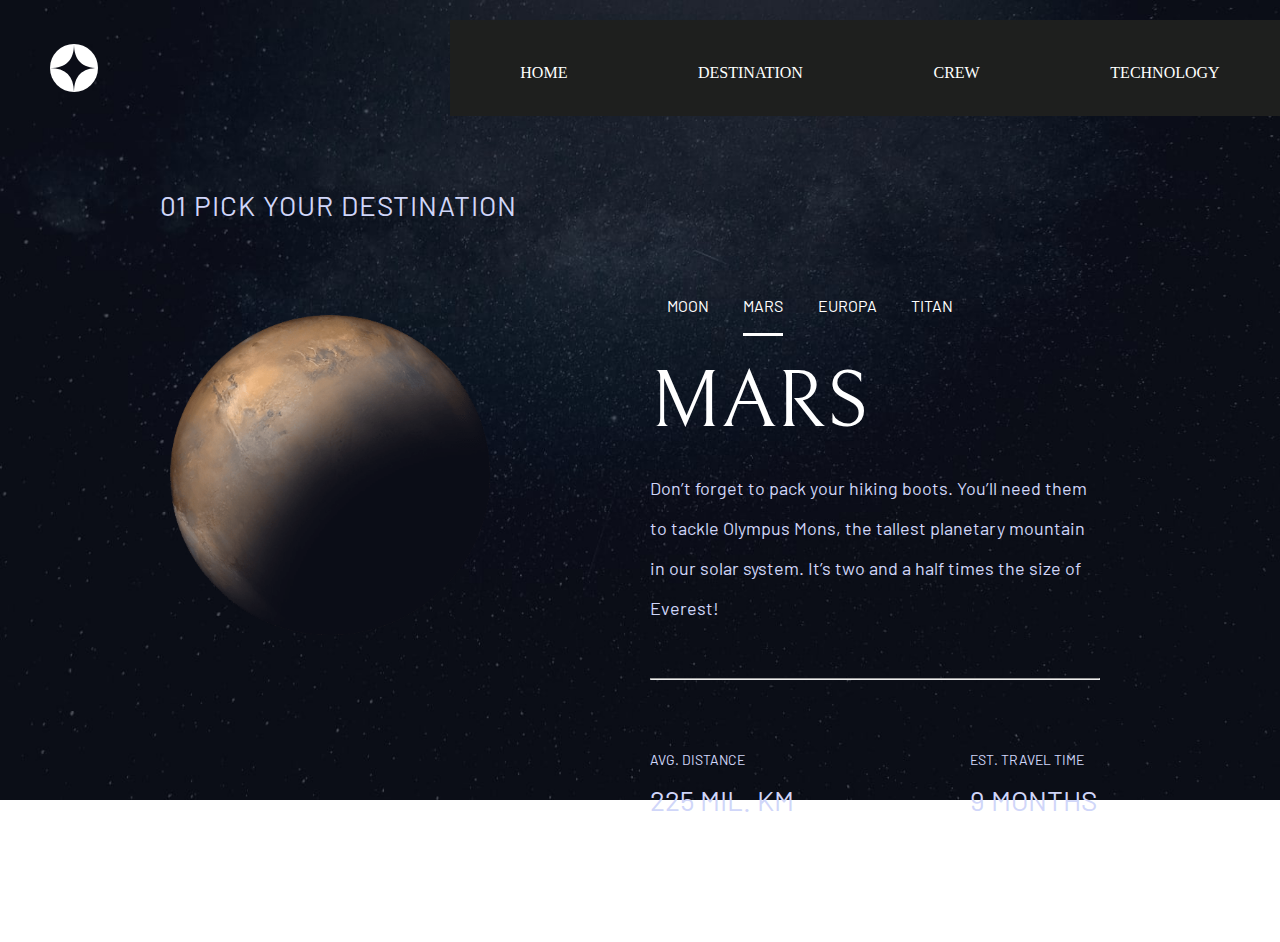
<file: Webpages/destination-b.html>
<!DOCTYPE html>
<html lang="en">
  <head>
    <title>Destination B</title>
    <meta charset="utf-8" />
    <meta name="viewport" content="width=device-width, initial-scale=1" />
    <link rel="stylesheet" href="../CSS/style.css" />
  </head>

  <body>
    <div class="container-destination">
      <!--Header-->
      <nav class="nav-header">
        <div class="logo">
          <a href="../index.html">
            <img src="../Assets/shared/logo.svg" alt="logo" />
          </a>
        </div>
        <ul class="mobile-ul">
          <li><a href="../index.html">HOME</a></li>
          <li class="active">
            <a href="../Webpages/destination-a.html">DESTINATION</a>
          </li>
          <li><a href="../Webpages/crew-a.html">CREW</a></li>
          <li><a href="../Webpages/technology-a.html">TECHNOLOGY</a></li>
        </ul>
        <div class="hamburger">
          <button>
            <img src="../Assets/shared/icon-hamburger.svg" alt="hamburger" />
          </button>
        </div>
        <ul class="desktop-ul">
          <li><a href="../index.html">HOME</a></li>
          <li><a href="../Webpages/Webpages/destination-a.html">DESTINATION</a></li>
          <li><a href="../Webpages/Webpages/crew-a.html">CREW</a></li>
          <li><a href="../Webpages/Webpages/technology-a.html">TECHNOLOGY</a></li>
        </ul>
      </nav>
      <!--Header-->

      <!--Content-->
      <div class="content-destination">
        <div class="destination-main">
          <h2 class="h3-destination">01 PICK YOUR DESTINATION</h2>
          <div class="destination-img">
            <img src="../Assets/destination/image-mars.png" alt="Mars" />
          </div>
        </div>

        <div class="destination-sub">
          <ul>
            <li><a href="../Webpages/destination-a.html">MOON</a></li>
            <li class="active"><a href="../Webpages/destination-b.html">MARS</a></li>
            <li><a href="../Webpages/destination-c.html">EUROPA</a></li>
            <li><a href="../Webpages/destination-d.html">TITAN</a></li>
          </ul>

          <h2 class="h2-destination">MARS</h2>
          <p class="destination-p1">
            Don’t forget to pack your hiking boots. You’ll need them to tackle Olympus Mons, the tallest planetary mountain in our solar system. It’s two and a half times the size of Everest!
          </p>
          <hr />
          <div class="destination-grid">
            <div>
              <p class="p-destination">
                AVG. DISTANCE <br />
                <span class="span-destination"> 225 MIL. KM </span>
              </p>
            </div>
            <div>
              <p class="p-destination">
                EST. TRAVEL TIME<br />
                <span class="span-destination"> 9 MONTHS </span>
              </p>
            </div>
          </div>
          
        </div>
      </div>
      <br><br>
      <!--Content-->

      <!--Footer-->
      <!--Footer-->
    </div>
  </body>
</html>
</file>
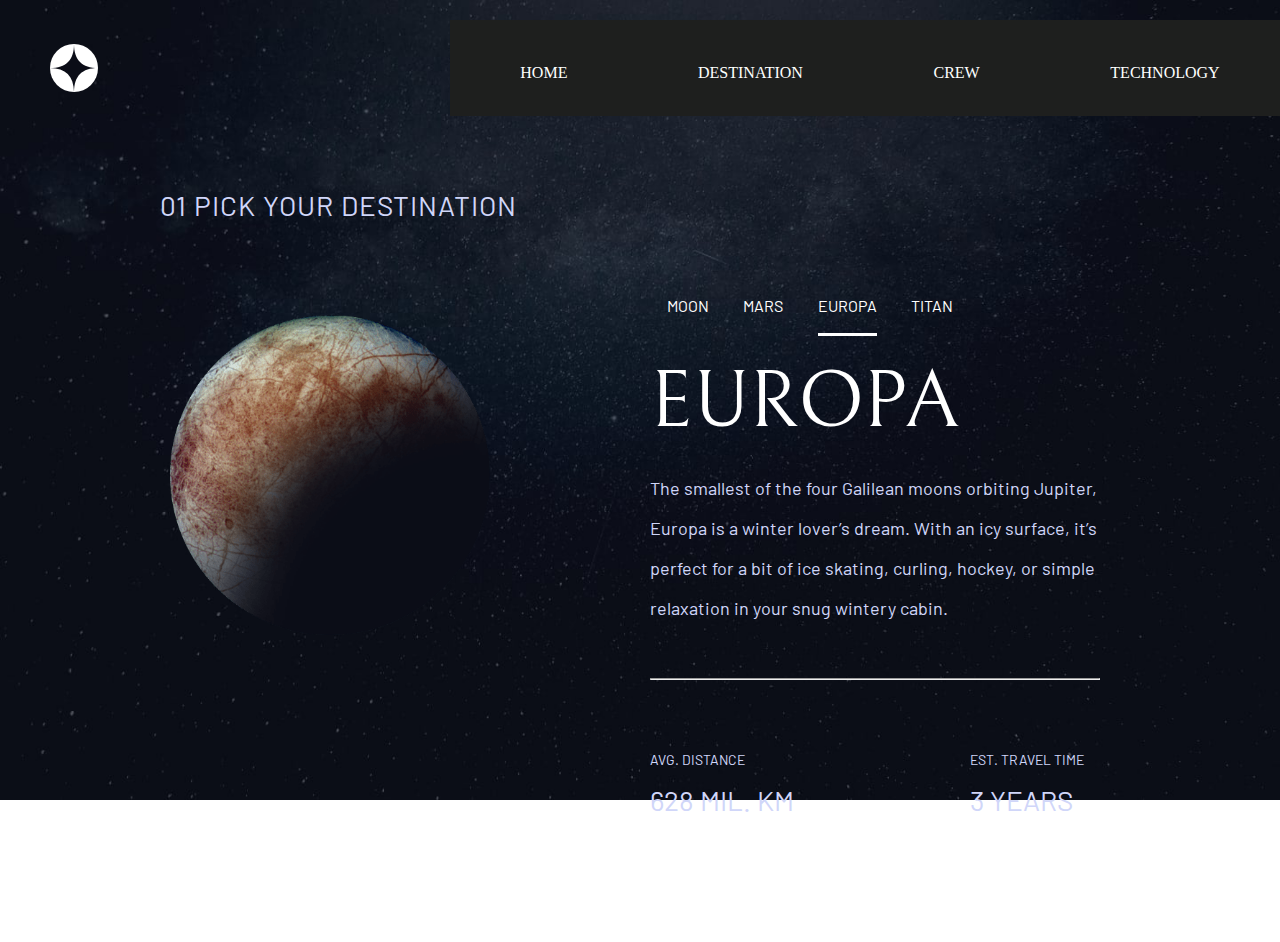
<file: Webpages/destination-c.html>
<!DOCTYPE html>
<html lang="en">
  <head>
    <title>Destination C</title>
    <meta charset="utf-8" />
    <meta name="viewport" content="width=device-width, initial-scale=1" />
    <link rel="stylesheet" href="../CSS/style.css" />
  </head>

  <body>
    <div class="container-destination">
      <!--Header-->
      <nav class="nav-header">
        <div class="logo">
          <a href="../index.html">
            <img src="../Assets/shared/logo.svg" alt="logo" />
          </a>
        </div>
        <ul class="mobile-ul">
          <li><a href="../index.html">HOME</a></li>
          <li class="active">
            <a href="../Webpages/destination-a.html">DESTINATION</a>
          </li>
          <li><a href="../Webpages/crew-a.html">CREW</a></li>
          <li><a href="../Webpages/technology-a.html">TECHNOLOGY</a></li>
        </ul>
        <div class="hamburger">
          <button>
            <img src="../Assets/shared/icon-hamburger.svg" alt="hamburger" />
          </button>
        </div>
        <ul class="desktop-ul">
          <li><a href="../index.html">HOME</a></li>
          <li><a href="../Webpages/destination-a.html">DESTINATION</a></li>
          <li><a href="../Webpages/crew-a.html">CREW</a></li>
          <li><a href="../Webpages/technology-a.html">TECHNOLOGY</a></li>
        </ul>
      </nav>
      <!--Header-->

      <!--Content-->
      <div class="content-destination">
        <div class="destination-main">
          <h2 class="h3-destination">01 PICK YOUR DESTINATION</h2>
          <div class="destination-img">
            <img src="../Assets/destination/image-europa.png" alt="Europa" />
          </div>
        </div>

        <div class="destination-sub">
          <ul>
            <li><a href="../Webpages/destination-a.html">MOON</a></li>
            <li><a href="../Webpages/destination-b.html">MARS</a></li>
            <li class="active"><a href="../Webpages/destination-c.html">EUROPA</a></li>
            <li><a href="../Webpages/destination-d.html">TITAN</a></li>
          </ul>

          <h2 class="h2-destination">EUROPA</h2>
          <p class="destination-p1">
            The smallest of the four Galilean moons orbiting Jupiter, Europa is a winter lover’s dream. With an icy surface, it’s perfect for a bit of ice skating, curling, hockey, or simple relaxation in your snug wintery cabin.
          </p>
          <hr />
          <div class="destination-grid">
            <div>
              <p class="p-destination">
                AVG. DISTANCE <br />
                <span class="span-destination"> 628 MIL. KM </span>
              </p>
            </div>
            <div>
              <p class="p-destination">
                EST. TRAVEL TIME<br />
                <span class="span-destination"> 3 YEARS </span>
              </p>
            </div>
          </div>
          
        </div>
      </div>
      <br><br>
      <!--Content-->

      <!--Footer-->
      <!--Footer-->
    </div>
  </body>
</html>
</file>
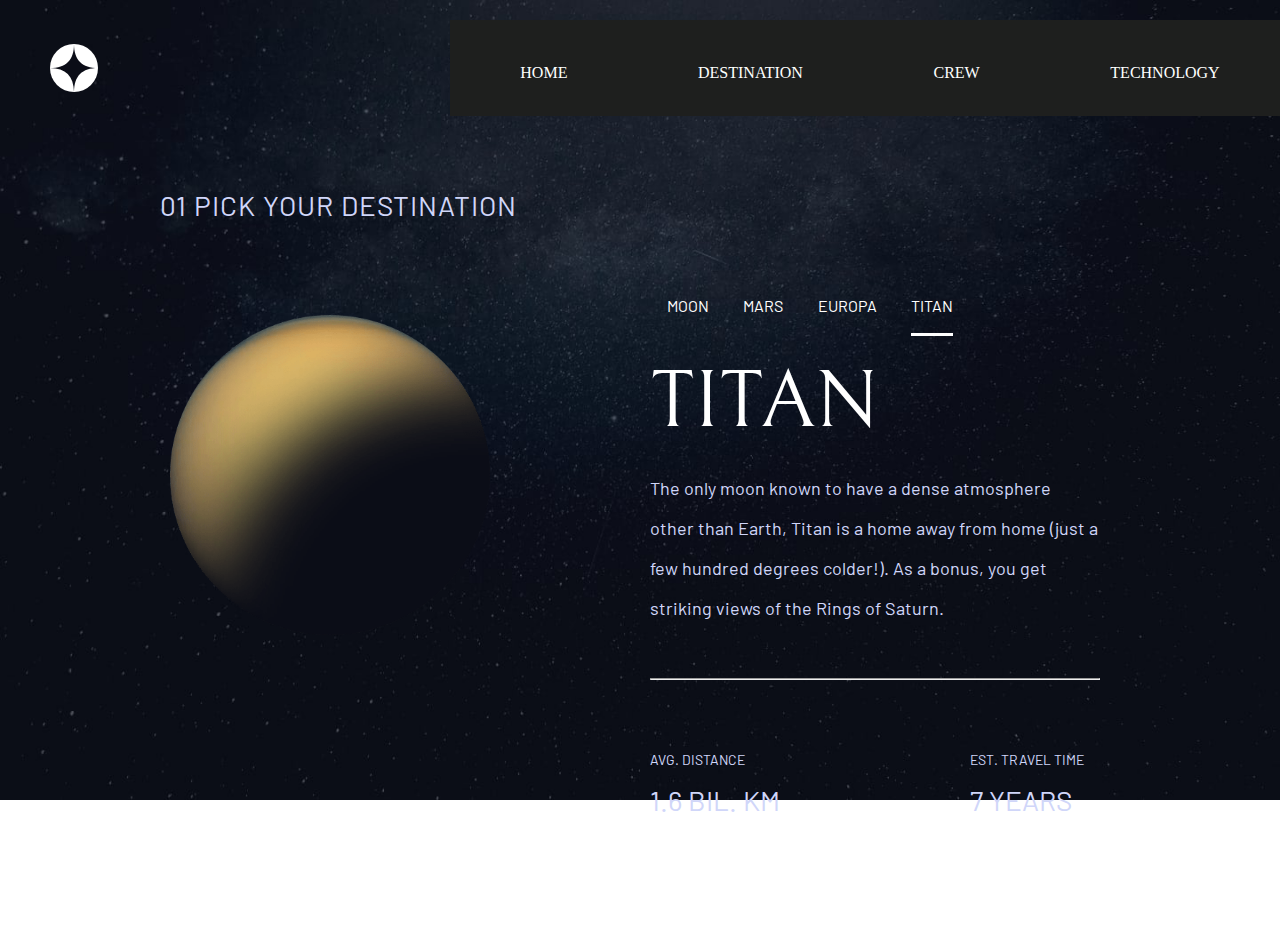
<file: Webpages/destination-d.html>
<!DOCTYPE html>
<html lang="en">
  <head>
    <title>Destination D</title>
    <meta charset="utf-8" />
    <meta name="viewport" content="width=device-width, initial-scale=1" />
    <link rel="stylesheet" href="../CSS/style.css" />
  </head>

  <body>
    <div class="container-destination">
      <!--Header-->
      <nav class="nav-header">
        <div class="logo">
          <a href="../index.html">
            <img src="../Assets/shared/logo.svg" alt="logo" />
          </a>
        </div>
        <ul class="mobile-ul">
          <li><a href="../index.html">HOME</a></li>
          <li class="active">
            <a href="../Webpages/destination-a.html">DESTINATION</a>
          </li>
          <li><a href="../Webpages/crew-a.html">CREW</a></li>
          <li><a href="../Webpages/technology-a.html">TECHNOLOGY</a></li>
        </ul>
        <div class="hamburger">
          <button>
            <img src="../Assets/shared/icon-hamburger.svg" alt="hamburger" />
          </button>
        </div>
        <ul class="desktop-ul">
          <li><a href="../index.html">HOME</a></li>
          <li><a href="../Webpages/destination-a.html">DESTINATION</a></li>
          <li><a href="../Webpages/crew-a.html">CREW</a></li>
          <li><a href="../Webpages/technology-a.html">TECHNOLOGY</a></li>
        </ul>
      </nav>
      <!--Header-->

      <!--Content-->
      <div class="content-destination">
        <div class="destination-main">
          <h2 class="h3-destination">01 PICK YOUR DESTINATION</h2>
          <div class="destination-img">
            <img src="../Assets/destination/image-titan.png" alt="Titan" />
          </div>
        </div>

        <div class="destination-sub">
          <ul>
            <li><a href="../Webpages/destination-a.html">MOON</a></li>
            <li><a href="../Webpages/destination-b.html">MARS</a></li>
            <li><a href="../Webpages/destination-c.html">EUROPA</a></li>
            <li class="active"><a href="../Webpages/destination-d.html">TITAN</a></li>
          </ul>

          <h2 class="h2-destination">TITAN</h2>
          <p class="destination-p1">
            The only moon known to have a dense atmosphere other than Earth, Titan is a home away from home (just a few hundred degrees colder!). As a bonus, you get striking views of the Rings of Saturn.
          </p>
          <hr />
          <div class="destination-grid">
            <div>
              <p class="p-destination">
                AVG. DISTANCE <br />
                <span class="span-destination"> 1.6 BIL. KM </span>
              </p>
            </div>
            <div>
              <p class="p-destination">
                EST. TRAVEL TIME<br />
                <span class="span-destination"> 7 YEARS </span>
              </p>
            </div>
          </div>
          
        </div>
      </div>
      <br><br>
      <!--Content-->

      <!--Footer-->
      <!--Footer-->
    </div>
  </body>
</html>
</file>
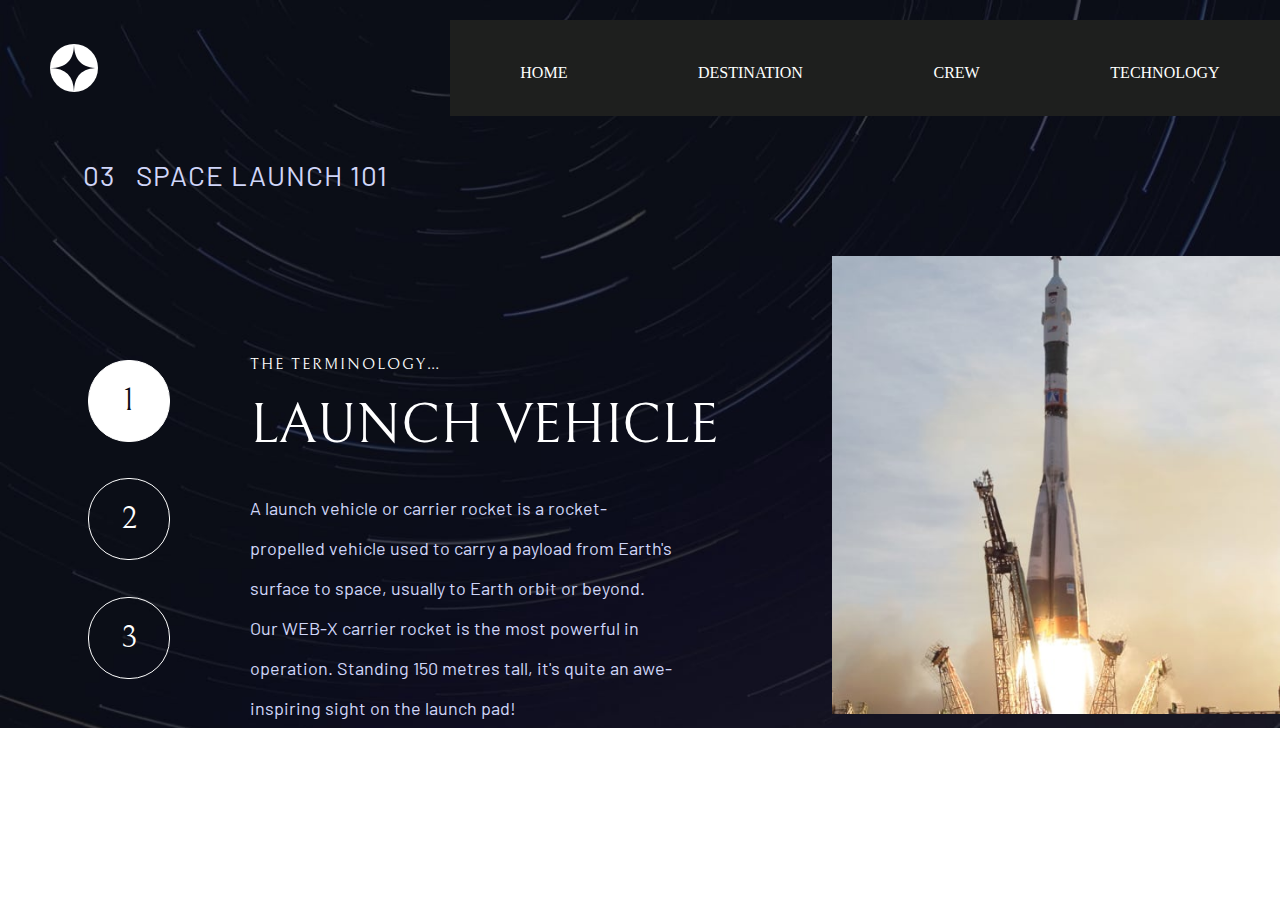
<file: Webpages/technology-a.html>
<!DOCTYPE html>
<html lang="en">

<head>
  <title>Technology A</title>
  <meta charset="utf-8" />
  <meta name="viewport" content="width=device-width, initial-scale=1" />
  <link rel="stylesheet" href="../CSS/style.css" />
</head>

<body>
  <div class="container-tech">
    <!--Header-->
    <nav class="nav-header">
      <div class="logo">
        <a href="../index.html">
          <img src="../Assets/shared/logo.svg" alt="logo" />
        </a>
      </div>
      <ul class="mobile-ul">
        <li><a href="index.html">HOME</a></li>
        <li class="active">
          <a href="../Webpages/destination-a.html">DESTINATION</a>
        </li>
        <li><a href="../Webpages/crew-a.html">CREW</a></li>
        <li><a href="../Webpages/technology-a.html">TECHNOLOGY</a></li>
      </ul>
      <div class="hamburger">
        <button>
          <img src="../Assets/shared/icon-hamburger.svg" alt="hamburger" />
        </button>
      </div>
      <ul class="desktop-ul">
        <li><a href="../index.html">HOME</a></li>
        <li><a href="../Webpages/destination-a.html">DESTINATION</a></li>
        <li><a href="../Webpages/crew-a.html">CREW</a></li>
        <li><a href="../Webpages/technology-a.html">TECHNOLOGY</a></li>
      </ul>
    </nav>
    <!--Header-->

    <!--Content-->
    <div class="tech-mobile">
      <h2 class="h3-destination h3-tech">03 SPACE LAUNCH 101</h2>
      <div class="tech-img">
        <img src="../Assets/technology/image-launch-vehicle-landscape.jpg" alt="Launch Vehicle" />
      </div>

      <div class="nav-tech">
        <div class="active-tech">
          <a href="../Webpages/technology-a.html">
            <h4 class="tech-num">1</h4>
          </a>
        </div>
        <div>
          <a href="../Webpages/technology-b.html">
            <h4 class="tech-num">2</h4>
          </a>
        </div>
        <div>
          <a href="../Webpages/technology-c.html">
            <h4 class="tech-num">3</h4>
          </a>
        </div>
      </div>

      <h3 class="h3-rank">THE TERMINOLOGY…</h2>
        <h3 class="h3-name">LAUNCH VEHICLE</h2>

          <p class="destination-p1">
            A launch vehicle or carrier rocket is a rocket-propelled vehicle used to carry a payload from Earth's
            surface to space, usually to Earth orbit or beyond. Our WEB-X carrier rocket is the most powerful in
            operation. Standing 150 metres tall, it's quite an awe-inspiring sight on the launch pad!
          </p>



          <br><br>
    </div>

    <div class="tech-desktop">
      <div class="tech-div-a">
        <h2 class="h3-crew">03 &nbsp; SPACE LAUNCH 101</h2>

        <div class="grid-tech">
          <div>
            <div class="nav-tech-desktop">
              <div class="active-tech">
                <a href="../Webpages/technology-a.html">
                  <h4 class="tech-num">1</h4>
                </a>
              </div>
              <div>
                <a href="../Webpages/technology-b.html">
                  <h4 class="tech-num">2</h4>
                </a>
              </div>

              <div>
                <a href="../Webpages/technology-c.html">
                  <h4 class="tech-num">3</h4>
                </a>
              </div>
            </div>
          </div>

          <div>
            <h3 class="h3-tech">THE TERMINOLOGY…</h2>
              <h3 class="h3-name">LAUNCH VEHICLE</h2>
                <p class="tech-p">
                  A launch vehicle or carrier rocket is a rocket-propelled vehicle used to carry a payload from Earth's
                  surface to space, usually to Earth orbit or beyond. Our WEB-X carrier rocket is the most powerful in
                  operation. Standing 150 metres tall, it's quite an awe-inspiring sight on the launch pad!
                </p>
          </div>

        </div>


      </div>
      <div class="tech-div-b">
        <div class="tech-img">
          <img src="../Assets/technology/image-launch-vehicle-portrait.jpg" alt="Launch Vehicle" />
        </div>
      </div>
    </div>

    <!--Content-->

    <!--Footer-->
    <!--Footer-->
  </div>

</body>

</html>
</file>
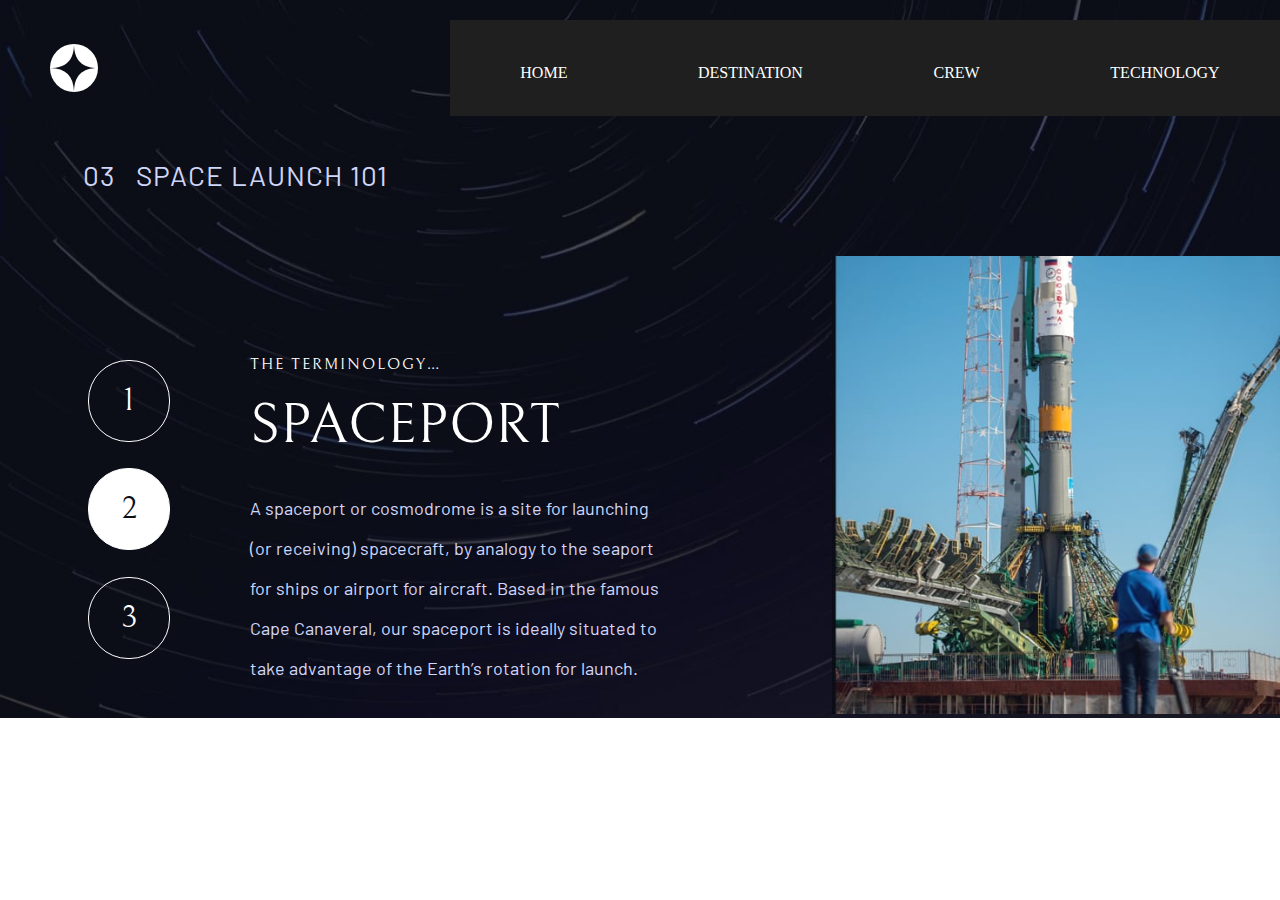
<file: Webpages/technology-b.html>
<!DOCTYPE html>
<html lang="en">

<head>
  <title>Technology B</title>
  <meta charset="utf-8" />
  <meta name="viewport" content="width=device-width, initial-scale=1" />
  <link rel="stylesheet" href="../CSS/style.css" />
</head>

<body>
  <div class="container-tech">
    <!--Header-->
    <nav class="nav-header">
      <div class="logo">
        <a href="../index.html">
          <img src="../Assets/shared/logo.svg" alt="logo" />
        </a>
      </div>
      <ul class="mobile-ul">
        <li><a href="index.html">HOME</a></li>
        <li class="active">
          <a href="../Webpages/destination-a.html">DESTINATION</a>
        </li>
        <li><a href="../Webpages/crew-a.html">CREW</a></li>
        <li><a href="../Webpages/technology-a.html">TECHNOLOGY</a></li>
      </ul>
      <div class="hamburger">
        <button>
          <img src="../Assets/shared/icon-hamburger.svg" alt="hamburger" />
        </button>
      </div>
      <ul class="desktop-ul">
        <li><a href="../index.html">HOME</a></li>
        <li><a href="../Webpages/destination-a.html">DESTINATION</a></li>
        <li><a href="../Webpages/crew-a.html">CREW</a></li>
        <li><a href="../Webpages/technology-a.html">TECHNOLOGY</a></li>
      </ul>
    </nav>
    <!--Header-->

    <!--Content-->
    <div class="tech-mobile">
      <h2 class="h3-destination h3-tech">03 SPACE LAUNCH 101</h2>
      <div class="tech-img">
        <img src="../Assets/technology/image-spaceport-landscape.jpg" alt="Spaceport" />
      </div>

      <div class="nav-tech">
        <div>
          <a href="../Webpages/technology-a.html">
            <h4 class="tech-num">1</h4>
          </a>
        </div>
        <div class="active-tech">
          <a href="../Webpages/technology-b.html">
            <h4 class="tech-num">2</h4>
          </a>
        </div>
        <div>
          <a href="../Webpages/technology-c.html">
            <h4 class="tech-num">3</h4>
          </a>
        </div>
      </div>

      <h3 class="h3-rank">THE TERMINOLOGY…</h2>
        <h3 class="h3-name">SPACEPORT</h2>

          <p class="destination-p1">
            A spaceport or cosmodrome is a site for launching (or receiving) spacecraft, by analogy to the seaport for ships or airport for aircraft. Based in the famous Cape Canaveral, our spaceport is ideally situated to take advantage of the Earth’s rotation for launch.
          </p>



          <br><br>
    </div>

    <div class="tech-desktop">
      <div class="tech-div-a">
        <h2 class="h3-crew">03 &nbsp; SPACE LAUNCH 101</h2>

        <div class="grid-tech">
          <div>
            <div class="nav-tech-desktop">
              <div>
                <a href="../Webpages/technology-a.html">
                  <h4 class="tech-num">1</h4>
                </a>
              </div>
              <div class="active-tech">
                <a href="../Webpages/technology-b.html">
                  <h4 class="tech-num">2</h4>
                </a>
              </div>

              <div>
                <a href="../Webpages/technology-c.html">
                  <h4 class="tech-num">3</h4>
                </a>
              </div>
            </div>
          </div>

          <div>
            <h3 class="h3-tech">THE TERMINOLOGY…</h2>
              <h3 class="h3-name">SPACEPORT</h2>
                <p class="tech-p">
                  A spaceport or cosmodrome is a site for launching (or receiving) spacecraft, by analogy to the seaport for ships or airport for aircraft. Based in the famous Cape Canaveral, our spaceport is ideally situated to take advantage of the Earth’s rotation for launch.
                </p>
          </div>

        </div>


      </div>
      <div class="tech-div-b">
        <div class="tech-img">
          <img src="../Assets/technology/image-spaceport-portrait.jpg" alt="Spaceport" />
        </div>
      </div>
    </div>

    <!--Content-->

    <!--Footer-->
    <!--Footer-->
  </div>

</body>

</html>
</file>
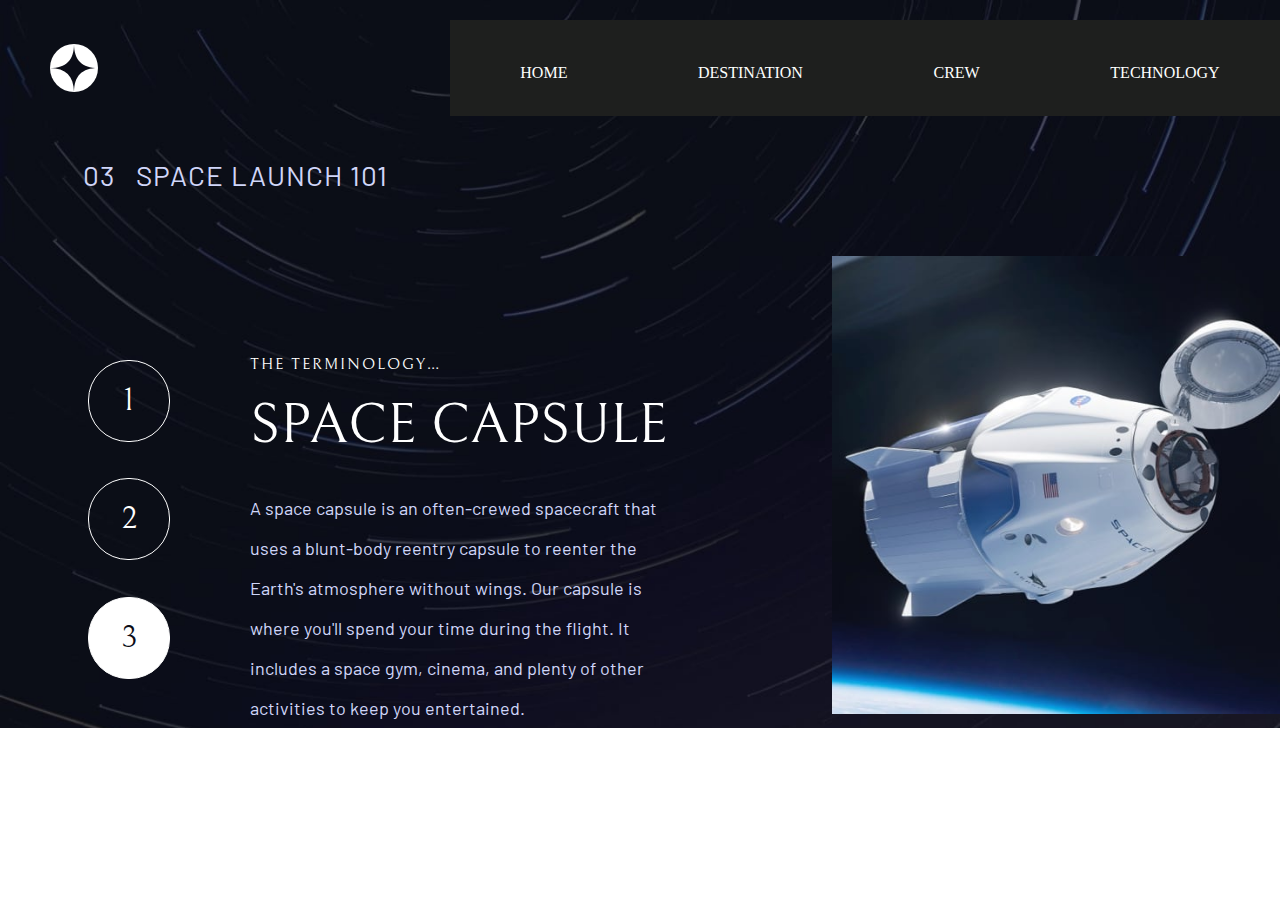
<file: Webpages/technology-c.html>
<!DOCTYPE html>
<html lang="en">

<head>
  <title>Technology C</title>
  <meta charset="utf-8" />
  <meta name="viewport" content="width=device-width, initial-scale=1" />
  <link rel="stylesheet" href="../CSS/style.css" />
</head>

<body>
  <div class="container-tech">
    <!--Header-->
    <nav class="nav-header">
      <div class="logo">
        <a href="../index.html">
          <img src="../Assets/shared/logo.svg" alt="logo" />
        </a>
      </div>
      <ul class="mobile-ul">
        <li><a href="index.html">HOME</a></li>
        <li class="active">
          <a href="../Webpages/destination-a.html">DESTINATION</a>
        </li>
        <li><a href="../Webpages/crew-a.html">CREW</a></li>
        <li><a href="../Webpages/technology-a.html">TECHNOLOGY</a></li>
      </ul>
      <div class="hamburger">
        <button>
          <img src="../Assets/shared/icon-hamburger.svg" alt="hamburger" />
        </button>
      </div>
      <ul class="desktop-ul">
        <li><a href="../index.html">HOME</a></li>
        <li><a href="../Webpages/destination-a.html">DESTINATION</a></li>
        <li><a href="../Webpages/crew-a.html">CREW</a></li>
        <li><a href="../Webpages/technology-a.html">TECHNOLOGY</a></li>
      </ul>
    </nav>
    <!--Header-->

    <!--Content-->
    <div class="tech-mobile">
      <h2 class="h3-destination h3-tech">03 SPACE LAUNCH 101</h2>
      <div class="tech-img">
        <img src="../Assets/technology/image-space-capsule-landscape.jpg" alt="Spaceport" />
      </div>

      <div class="nav-tech">
        <div>
          <a href="../Webpages/technology-a.html">
            <h4 class="tech-num">1</h4>
          </a>
        </div>
        <div>
          <a href="../Webpages/technology-b.html">
            <h4 class="tech-num">2</h4>
          </a>
        </div>
        <div class="active-tech">
          <a href="../Webpages/technology-c.html">
            <h4 class="tech-num">3</h4>
          </a>
        </div>
      </div>

      <h3 class="h3-rank">THE TERMINOLOGY…</h2>
        <h3 class="h3-name">SPACE CAPSULE</h2>

          <p class="destination-p1">
            A space capsule is an often-crewed spacecraft that uses a blunt-body reentry capsule to reenter the Earth's atmosphere without wings. Our capsule is where you'll spend your time during the flight. It includes a space gym, cinema, and plenty of other activities to keep you entertained.
          </p>



          <br><br>
    </div>

    <div class="tech-desktop">
      <div class="tech-div-a">
        <h2 class="h3-crew">03 &nbsp; SPACE LAUNCH 101</h2>

        <div class="grid-tech">
          <div>
            <div class="nav-tech-desktop">
              <div>
                <a href="../Webpages/technology-a.html">
                  <h4 class="tech-num">1</h4>
                </a>
              </div>
              <div>
                <a href="../Webpages/technology-b.html">
                  <h4 class="tech-num">2</h4>
                </a>
              </div>

              <div  class="active-tech">
                <a href="../Webpages/technology-c.html">
                  <h4 class="tech-num">3</h4>
                </a>
              </div>
            </div>
          </div>

          <div>
            <h3 class="h3-tech">THE TERMINOLOGY…</h2>
              <h3 class="h3-name">SPACE CAPSULE</h2>
                <p class="tech-p">
                  A space capsule is an often-crewed spacecraft that uses a blunt-body reentry capsule to reenter the Earth's atmosphere without wings. Our capsule is where you'll spend your time during the flight. It includes a space gym, cinema, and plenty of other activities to keep you entertained.
                </p>
          </div>

        </div>


      </div>
      <div class="tech-div-b">
        <div class="tech-img">
          <img src="../Assets/technology/image-space-capsule-portrait.jpg" alt="Spaceport" />
        </div>
      </div>
    </div>

    <!--Content-->

    <!--Footer-->
    <!--Footer-->
  </div>

</body>

</html>
</file>
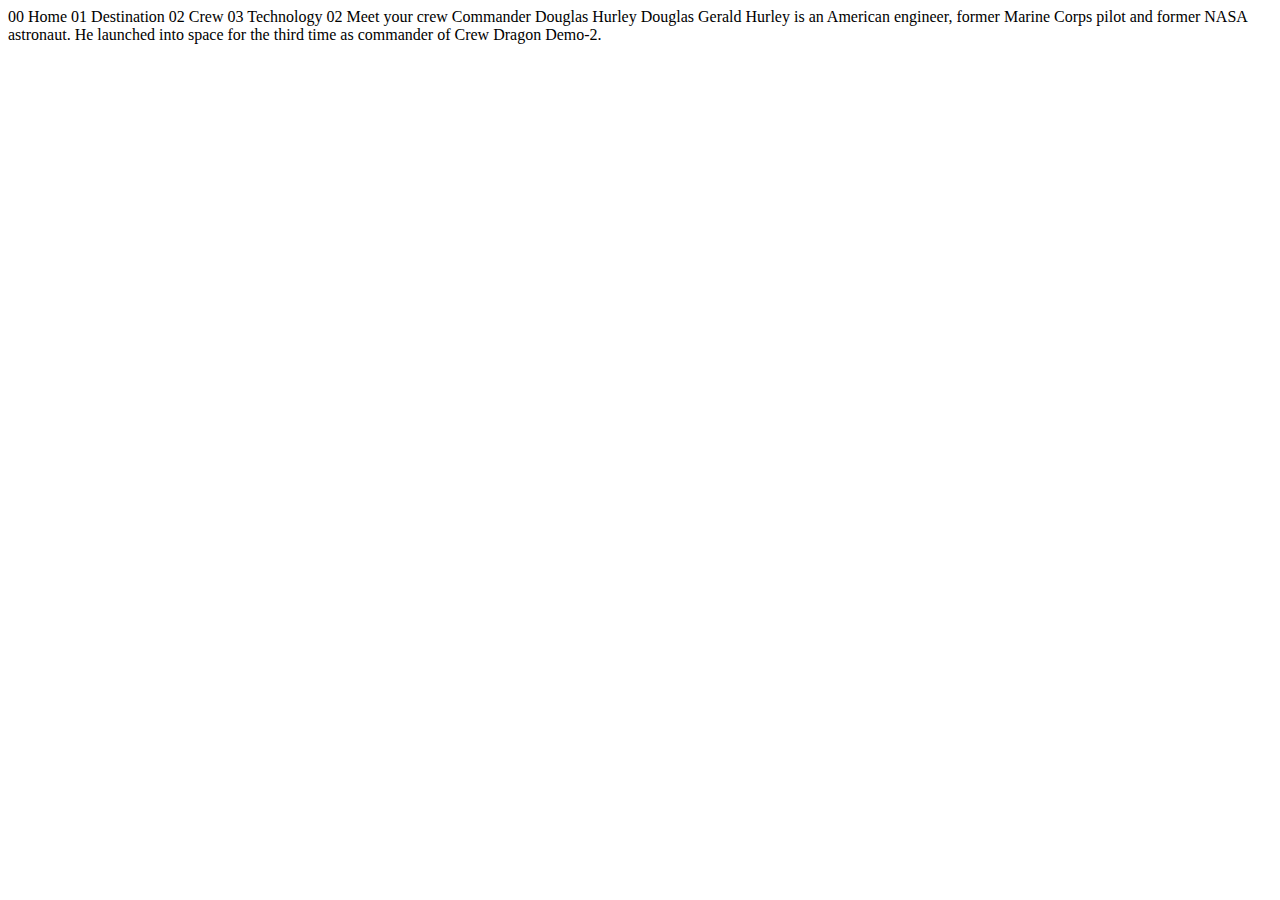
<file: Assets/space-tourism-website-main/space-tourism-website-main/starter-code/crew-commander.html>
<!DOCTYPE html>
<html lang="en">
<head>
  <meta charset="UTF-8">
  <meta name="viewport" content="width=device-width, initial-scale=1.0">

  <link rel="icon" type="image/png" sizes="32x32" href="./assets/favicon-32x32.png">
  
  <title>Frontend Mentor | Space tourism website</title>
</head>
<body>

  00 Home
  01 Destination
  02 Crew
  03 Technology

  02 Meet your crew

  Commander
  Douglas Hurley

  Douglas Gerald Hurley is an American engineer, former Marine Corps pilot 
  and former NASA astronaut. He launched into space for the third time as 
  commander of Crew Dragon Demo-2.
</body>
</html>
</file>
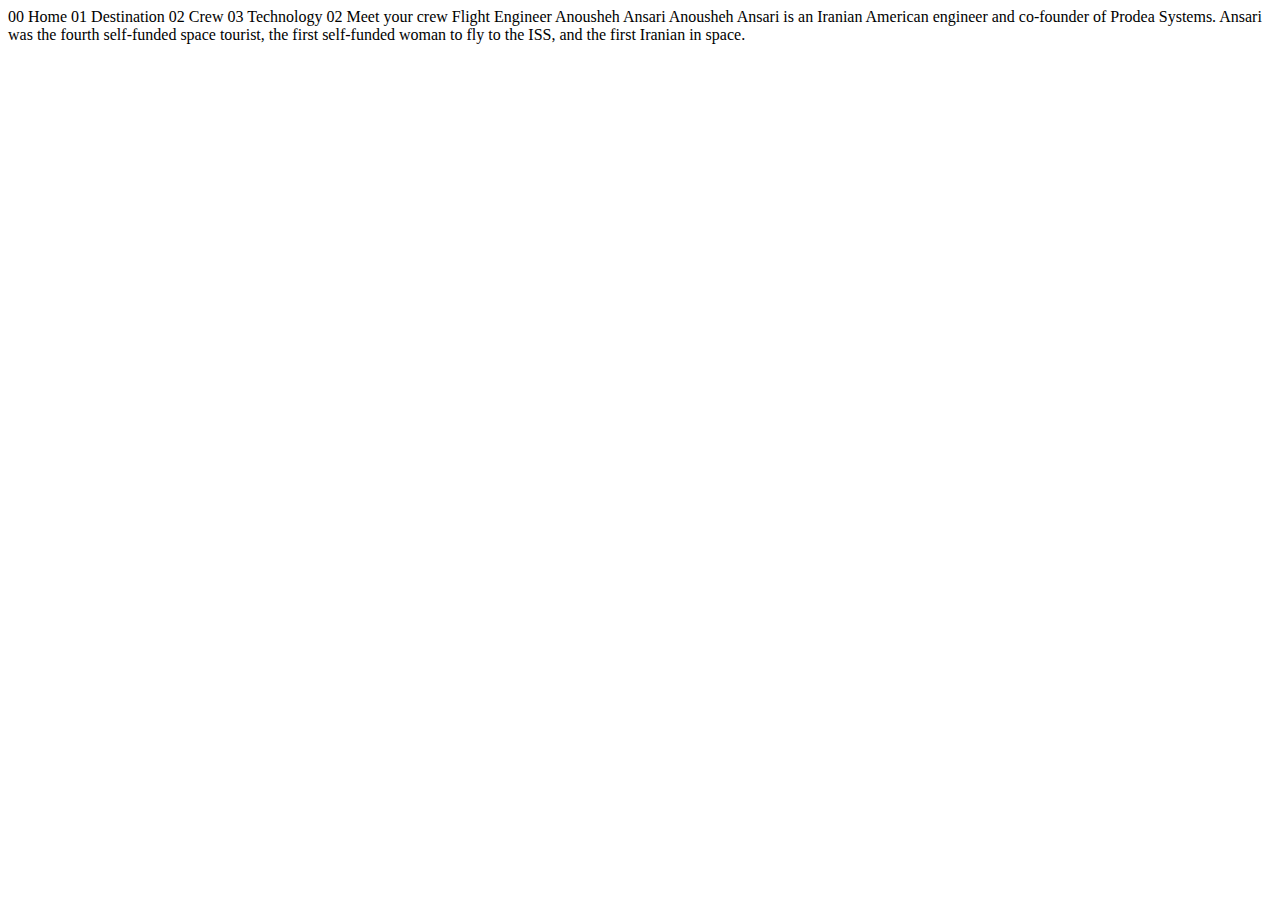
<file: Assets/space-tourism-website-main/space-tourism-website-main/starter-code/crew-engineer.html>
<!DOCTYPE html>
<html lang="en">
<head>
  <meta charset="UTF-8">
  <meta name="viewport" content="width=device-width, initial-scale=1.0">

  <link rel="icon" type="image/png" sizes="32x32" href="./assets/favicon-32x32.png">
  
  <title>Frontend Mentor | Space tourism website</title>
</head>
<body>

  00 Home
  01 Destination
  02 Crew
  03 Technology

  02 Meet your crew

  Flight Engineer
  Anousheh Ansari

  Anousheh Ansari is an Iranian American engineer and co-founder of Prodea Systems. 
  Ansari was the fourth self-funded space tourist, the first self-funded woman to 
  fly to the ISS, and the first Iranian in space. 
</body>
</html>
</file>
<file: CSS/style.css>
@font-face {
  font-family: bellefair;
  src: url(../Assets/fonts/Bellefair-Regular.ttf);
}

@font-face {
  font-family: barlow-condensed;
  src: url(../Assets/fonts/BarlowCondensed-Bold.ttf);
}

@font-face {
  font-family: barlow-regular;
  src: url(..//Assets/fonts/Barlow-Regular.ttf);
}

* {
  margin: 0;
  padding: 0;
  text-decoration: none;
}

/* Home Page */
.container-home {
  background-image: url(../Assets/home/background-home-mobile.jpg);
  background-attachment: fixed;
  background-repeat: no-repeat;
  background-size: 100%;
}

/* Header */
.nav-header {
  padding: 20px;
  display: flex;
  flex-direction: row;
  justify-content: space-between;
  align-items: center;
}

.nav-header ul {
  display: none;
}

.nav-header ul li {
  list-style: none;
  padding: 5px 0;
}

.nav-header ul li a {
  color: #fff;
}

.nav-header .logo {
  display: inline-block;
  height: 40px;
  width: 40px;
  /* padding: 20px; */
}

.nav-header .logo img {
  height: 100%;
  width: 100%;
}

.nav-header .hamburger {
  display: inline-block;
  height: 40px;
  width: 40px;
}

button {
  background-color: transparent;
  border: none;
}

button :hover {
  border: 2px #f3f3f3;
}

.nav-header .hamburger img {
  height: 21px;
  width: 24px;
  padding: 8px 9.5px;
  float: right;
}

.active {
  border-bottom: solid 3px #fff;
}

/* Content */

.content {
  width: 80%;
  margin: 0 auto;
}

.content-destination {
  width: 80%;
  margin: 0 auto;
}

.h2-home {
  font-size: 16px;
  font-family: barlow-regular;
  font-weight: 500;
  color: #d0d6f9;
  text-align: center;
  margin-top: 20px;
  margin-bottom: 20px;
  line-height: 19px;
  letter-spacing: 1px;
}

.h3-home {
  font-size: 80px;
  font-family: bellefair;
  font-weight: 300;
  color: #fff;
  text-align: center;
  padding: 20px 0;
}

p {
  font-family: barlow-regular;
  font-size: 15px;
  color: #d0d6f9;
  text-align: center;
  line-height: 25px;
  font-weight: 200;
}

.explore div {
  background-color: #fff;
  height: 150px;
  width: 150px;
  border-radius: 75px;
  margin: 70px auto;
}

.explore h2 {
  font-family: bellefair;
  font-size: 20px;
  text-align: center;
  line-height: 150px;
  color: #0b0d17;
  font-weight: 500;
}

/* Destination Pages */
.container-destination {
  background-image: url(../Assets/destination/background-destination-mobile.jpg);
  background-attachment: fixed;
  background-repeat: no-repeat;
  background-size: 100%;
}

.destination-img {
  width: 170px;
  height: 170px;
  margin: 10px auto;
}

.destination-img img {
  width: 100%;
  height: 100%;
}

.h3-destination {
  font-size: 16px;
  font-family: barlow-regular;
  font-weight: 500;
  color: #d0d6f9;
  text-align: center;
  margin-top: 20px;
  margin-bottom: 20px;
  line-height: 19px;
  letter-spacing: 1px;
}

.destination-sub div {
  margin-top: 20px;
}

.destination-sub ul {
  display: flex;
  flex-direction: row;
  justify-content: space-around;
  margin: 20px 0;
  height: 60px;
}

.destination-sub ul li {
  list-style: none;
  font-family: barlow-regular;
  font-size: 14px;
  line-height: 60px;
}

.destination-sub ul li a {
  color: #fff;
}

.h2-destination {
  font-size: 56px;
  font-family: bellefair;
  font-weight: 300;
  color: #fff;
  text-align: center;
}

.p-destination {
  font-family: barlow-regular;
  font-size: 14px;
  margin: 20px 0;
}

hr {
  margin: 30px 0;
}

.span-destination {
  font-size: 28px;
  margin: 20px 0;
}

/* Crew Pages */
.container-crew {
  background-image: url(../Assets/crew/background-crew-mobile.jpg);
  background-attachment: fixed;
  background-repeat: no-repeat;
  background-size: 100%;
}

.crew-desktop {
  display: none;
}

.crew-img {
  width: 50%;
  height: Auto;
  margin: 0 auto;
}

.crew-img img {
  width: 100%;
}

.svg {
  width: 14px;
  color: #fff;
}

.h3-rank {
  font-size: 16px;
  font-family: bellefair;
  text-align: center;
  color: #fff;
  margin: 10px 0;
  font-weight: 200;
  opacity: 50%;
}

.h3-name {
  font-size: 24px;
  font-family: bellefair;
  text-align: center;
  color: #fff;
  font-weight: 200;
  margin-bottom: 20px;
}

.line-crew {
  margin: 0;
  border-width: 1px;
  border-color: rgb(160, 160, 255);
}

.crew-sub ul {
  display: flex;
  flex-direction: row;
  justify-content: space-around;
  margin: 10px auto;
  width: 50%;
}

.crew-sub ul li {
  list-style: none;
  font-family: barlow-regular;
  font-size: 16px;
  line-height: 60px;
}

/* Technology Pages */
.container-tech {
  background-image: url(../Assets/technology/background-technology-mobile.jpg);
  background-attachment: fixed;
  background-repeat: no-repeat;
  background-size: 100%;
}

.tech-desktop {
  display: none;
}

.tech-img img {
  width: 100%;
}

.nav-tech {
  display: grid;
  grid-template-columns: 15% 15% 15%;
  justify-content: space-around;
  margin: 30px auto;
  width: 60%;
}

.nav-tech div {
  margin: 5px;
  width: 40px;
  height: 40px;
  border: solid 1px #fff;
  border-radius: 20px;
}

.tech-num {
  text-align: center;
  font-size: 16px;
  font-family: bellefair;
  font-weight: 200;
  color: #fff;
  line-height: 40px;
}

.active-tech {
  background-color: #fff;
}

.active-tech h4 {
  color: #0B0D17;
}

/*Tablet*/
@media only screen and (min-width: 640px) {
  .container-home {
    background-image: url(../Assets/home/background-home-tablet.jpg);
  }

  /* Header */
  .nav-header {
    padding: 0;
    display: flex;
    flex-direction: row;
    justify-content: space-between;
    align-items: center;
  }

  .nav-header .mobile-ul {
    display: none;
  }

  .nav-header .desktop-ul {
    /* float: left; */
    display: flex;
    flex-direction: row;
    justify-content: space-around;
    margin: 0;
    background-color: #1e1f1e;
    height: 96px;
    width: 450px;
  }

  .nav-header .desktop-ul li {
    list-style: none;
    padding-left: 10px;
    font-size: 14px;
    line-height: 96px;
    font-weight: lighter;
  }

  .nav-header ul li a {
    color: #fff;
  }

  .nav-header .logo {
    display: inline-block;
    height: 40px;
    width: 40px;
    margin-left: 50px;
  }

  .nav-header .logo img {
    height: 100%;
    width: 100%;
  }

  .nav-header .hamburger {
    display: none;
  }

  button {
    background-color: transparent;
    border: none;
  }

  button :hover {
    border: 2px #f3f3f3;
  }

  .nav-header .hamburger img {
    height: 21px;
    width: 24px;
    padding: 8px 9.5px;
    float: right;
  }

  /* Content */

  .content {
    width: 80%;
    margin: 100px auto;
    padding: 0 10px;
  }

  .content-destination {
    width: 80%;
    margin: 100px auto;
    padding: 0 10px;
  }

  .h2-home {
    font-size: 20px;
    margin-top: 20px;
  }

  .h3-home {
    font-size: 150px;
    font-family: bellefair;
    font-weight: 300;
    color: #fff;
    text-align: center;
  }

  p {
    font-family: barlow-regular;
    font-size: 16px;
    color: #d0d6f9;
    text-align: center;
    line-height: 25px;
    font-weight: 200;
  }

  .explore div {
    background-color: #fff;
    height: 242px;
    width: 242px;
    border-radius: 121px;
    margin: 120px auto;
  }

  .explore h2 {
    font-size: 32px;
    line-height: 242px;
    color: #0b0d17;
  }

  /* Destination Pages */
  .container-destination {
    background-image: url(../Assets/destination/background-destination-tablet.jpg);
  }

  .destination-img {
    width: 300px;
    height: 300px;
    margin: 10px auto;
  }

  .destination-img img {
    width: 100%;
    height: 100%;
  }

  .h3-destination {
    font-size: 16px;
    font-family: barlow-regular;
    font-weight: 500;
    color: #d0d6f9;
    text-align: left;
    margin-top: 20px;
    margin-bottom: 50px;
    line-height: 19px;
    letter-spacing: 1px;
  }

  .destination-sub div {
    margin-top: 20px;
  }

  .destination-p1 {
    width: 90%;
    margin: 0 auto;
  }

  .destination-sub ul {
    display: flex;
    flex-direction: row;
    justify-content: space-around;
    margin: 30px auto;
    height: 60px;
    width: 50%;
  }

  .destination-sub ul li {
    list-style: none;
    font-family: barlow-regular;
    font-size: 16px;
    line-height: 60px;
  }

  .destination-sub ul li a {
    color: #fff;
  }

  .h2-destination {
    font-size: 80px;
    font-family: bellefair;
    font-weight: 300;
    color: #fff;
    text-align: center;
  }

  .p-destination {
    font-size: 28px;
    font-family: barlow-regular;
    font-size: 14px;
    margin: 20px 0;
  }

  hr {
    margin: 50px 0 10px 0;
  }

  .span-destination {
    font-size: 28px;
  }

  .destination-grid {
    display: grid;
    grid-template-columns: 50% 50%;
    justify-content: space-between;
    margin-top: 0px;
  }

  /* Crew Pages */
  .container-crew {
    background-image: url(../Assets/crew/background-crew-tablet.jpg);
    background-attachment: fixed;
    background-repeat: no-repeat;
    background-size: 100%;
  }

  .crew-desktop {
    display: block;
  }

  .crew-mobile {
    display: none;
  }

  .crew-img {
    width: 60%;
    height: Auto;
    margin: 0 auto;
  }

  .h3-crew {
    font-size: 16px;
    font-family: barlow-regular;
    font-weight: 500;
    color: #d0d6f9;
    text-align: left;
    margin-top: 20px;
    margin-bottom: 50px;
    line-height: 19px;
    letter-spacing: 1px;
  }

  .h3-rank {
    font-size: 24px;
    margin: 10px 0;
  }

  .h3-name {
    font-size: 40px;
    margin-bottom: 30px;
  }

  .crew-p1 {
    width: 72%;
    margin: 0 auto;
  }

  .crew-sub ul {
    margin: 30px auto;
    width: 30%;
  }

  /* Technology Pages */
.container-tech {
  background-image: url(../Assets/technology/background-technology-tablet.jpg);
}

.h3-tech {
  margin: 30px 0 40px 30px;
}

.nav-tech {
  margin: 50px auto;
  width: 30%;
}

.nav-tech div {
  margin: 5px;
  width: 60px;
  height: 60px;
  border: solid 1px #fff;
  border-radius: 30px;
}

.tech-num {
  text-align: center;
  font-size: 24px;
  font-family: bellefair;
  font-weight: 200;
  color: #fff;
  line-height: 60px;
}

.active-tech {
  background-color: #fff;
}

.active-tech h4 {
  color: #0B0D17;
}
}

/*Desktop*/
@media only screen and (min-width: 821px) {
  .container-home {
    background-image: url(../Assets/home/background-home-desktop.jpg);
    height: 100vh;
  }

  /* Header */
  .nav-header {
    display: flex;
    flex-direction: row;
    justify-content: space-between;
    align-items: center;
  }

  .nav-header .mobile-ul {
    display: none;
  }

  .nav-header .desktop-ul {
    display: flex;
    flex-direction: row;
    justify-content: space-around;
    margin: 20px 0 0 0;
    background-color: #1e1f1e;
    height: 96px;
    width: 830px;
  }

  .nav-header .desktop-ul li {
    list-style: none;
    padding-left: 10px;
    font-size: 16px;
    line-height: 96px;
  }

  .nav-header ul li a {
    color: #fff;
  }

  .nav-header .logo {
    display: inline-block;
    height: 48px;
    width: 48px;
    margin-left: 50px;
    margin-top: 20px;
  }

  .nav-header .logo img {
    height: 100%;
    width: 100%;
  }

  .nav-header .hamburger {
    display: none;
  }

  button {
    background-color: transparent;
    border: none;
  }

  button :hover {
    border: 2px #f3f3f3;
  }

  .nav-header .hamburger img {
    height: 21px;
    width: 24px;
    padding: 8px 9.5px;
    float: right;
  }

  /* Content */

  .content {
    width: 100%;
    margin: 150px 0;
    display: grid;
    grid-template-columns: 50% 50%;
    justify-content: space-between;
  }

  .content-destination {
    width: 100%;
    margin: 60px 0;
    display: grid;
    grid-template-columns: 50% 50%;
    justify-content: space-between;
  }

  .content-main {
    width: 75%;
  }

  .explore {
    width: 100%;
  }

  .h2-home {
    font-size: 28px;
    margin-top: 20px;
  }

  .h3-home {
    font-size: 150px;
    font-family: bellefair;
    font-weight: 300;
    color: #fff;
    text-align: center;
  }

  p {
    font-family: barlow-regular;
    font-size: 18px;
    color: #d0d6f9;
    text-align: center;
    line-height: 40px;
    font-weight: 200;
  }

  .explore div {
    background-color: #fff;
    height: 274px;
    width: 274px;
    border-radius: 137px;
    margin: 100px auto;
  }

  .explore h2 {
    font-size: 32px;
    line-height: 274px;
    color: #0b0d17;
  }

  /* Destination Pages */
  .container-destination {
    background-image: url(../Assets/destination/background-destination-desktop.jpg);
    background-repeat: no-repeat;
    background-attachment: fixed;
    background-size: 100%;
  }

  .destination-img {
    width: 50%;
    height: auto;
    margin-top: 100px;
  }

  .destination-img img {
    width: 100%;
    height: 100%;
  }

  .h3-destination {
    font-size: 28px;
    text-align: left;
    margin-top: 20px;
    margin-bottom: 50px;
    margin-left: 150px;
    line-height: 19px;
    letter-spacing: 1px;
  }

  .destination-sub div {
    margin-top: 20px;
  }

  .destination-p1 {
    width: 70%;
    margin: 0;
    text-align: left;
    font-size: 18px;
  }

  .destination-sub ul {
    display: flex;
    flex-direction: row;
    justify-content: space-around;
    margin: 100px 0 0 0;
    height: 60px;
    width: 50%;
  }

  .destination-sub ul li {
    list-style: none;
    font-family: barlow-regular;
    font-size: 16px;
    line-height: 60px;
  }

  .destination-sub ul li a {
    color: #fff;
  }

  .h2-destination {
    font-size: 80px;
    font-family: bellefair;
    font-weight: 300;
    color: #fff;
    text-align: left;
    margin: 20px 0;
  }

  .p-destination {
    font-size: 28px;
    font-family: barlow-regular;
    font-size: 14px;
    margin: 20px 0;
    text-align: left;
  }

  hr {
    margin: 50px 0 10px 0;
    width: 70%;
  }

  .span-destination {
    font-size: 28px;
    margin: 0;
  }

  .destination-grid {
    display: grid;
    grid-template-columns: 50% 50%;
    justify-content: space-between;
    margin-top: 0px;
  }

  /* Crew Pages */
  .container-crew {
    background-image: url(../Assets/crew/background-crew-desktop.jpg);
    background-attachment: fixed;
    background-repeat: no-repeat;
    background-size: 100%;
  }

  .crew-desktop {
    display: grid;
  }

  .crew-mobile {
    display: none;
  }

  .crew-img {
    width: 50%;
    height: Auto;
    margin: 0 auto;
  }

  .h3-crew {
    font-size: 28px;
    text-align: left;
    margin-top: 10px;
    margin-bottom: 70px;
    /* line-height: 19px; */
    letter-spacing: 1px;
  }

  .h3-rank {
    font-size: 32px;
    margin: 100px 0 20px 0;
    text-align: left;
    opacity: 50%;
  }

  .h3-name {
    font-size: 56px;
    margin-bottom: 30px;
    text-align: left;
  }

  .crew-p1 {
    line-height: 40px;
    font-weight: 200;
    margin: 0;
    text-align: left;
  }

  .crew-sub {
    width: 80%;
    margin: 0 auto;
  }
  .crew-sub ul {
    margin: 30px 0 30px 0;
    width: 30%;
  }

  /* Technology Pages */
.container-tech {
  background-image: url(../Assets/technology/background-technology-desktop.jpg);
  background-attachment: fixed;
  background-repeat: no-repeat;
  background-size: 100%;
}

.tech-desktop {
  display: grid;
  grid-template-columns: 65% 35%;
  margin-top: 40px;
}

.tech-mobile {
  display: none;
}

.tech-div-a {
  width: 80%;
  margin: 0 auto;
}

.tech-div-b {
  margin-top: 100px;
}

.grid-tech {
  display: grid;
  grid-template-columns: 25% 75%;
}

.h3-tech {
  font-size: 16px;
  font-family: bellefair;
  color: #fff;
  font-weight: 200;
  margin: 100px 0 20px 0;
  text-align: left;
  letter-spacing: 2px;
}

.tech-p {
  line-height: 40px;
  font-weight: 200;
  margin: 0;
  text-align: left;
  width: 85%;
}

.nav-tech-desktop {
  display: grid;
  grid-template-rows: 25% 25% 25%;
  justify-content: space-between;
  margin: 100px 0 0 0;
  height: 100%;
}

.nav-tech-desktop div {
  margin: 5px;
  width: 80px;
  height: 80px;
  border: solid 1px #fff;
  border-radius: 40px;
}

.tech-num {
  text-align: center;
  font-size: 32px;
  font-family: bellefair;
  font-weight: 200;
  color: #fff;
  line-height: 80px;
}

.active-tech {
  background-color: #fff;
}

.active-tech h4 {
  color: #0B0D17;
}
}
</file>
